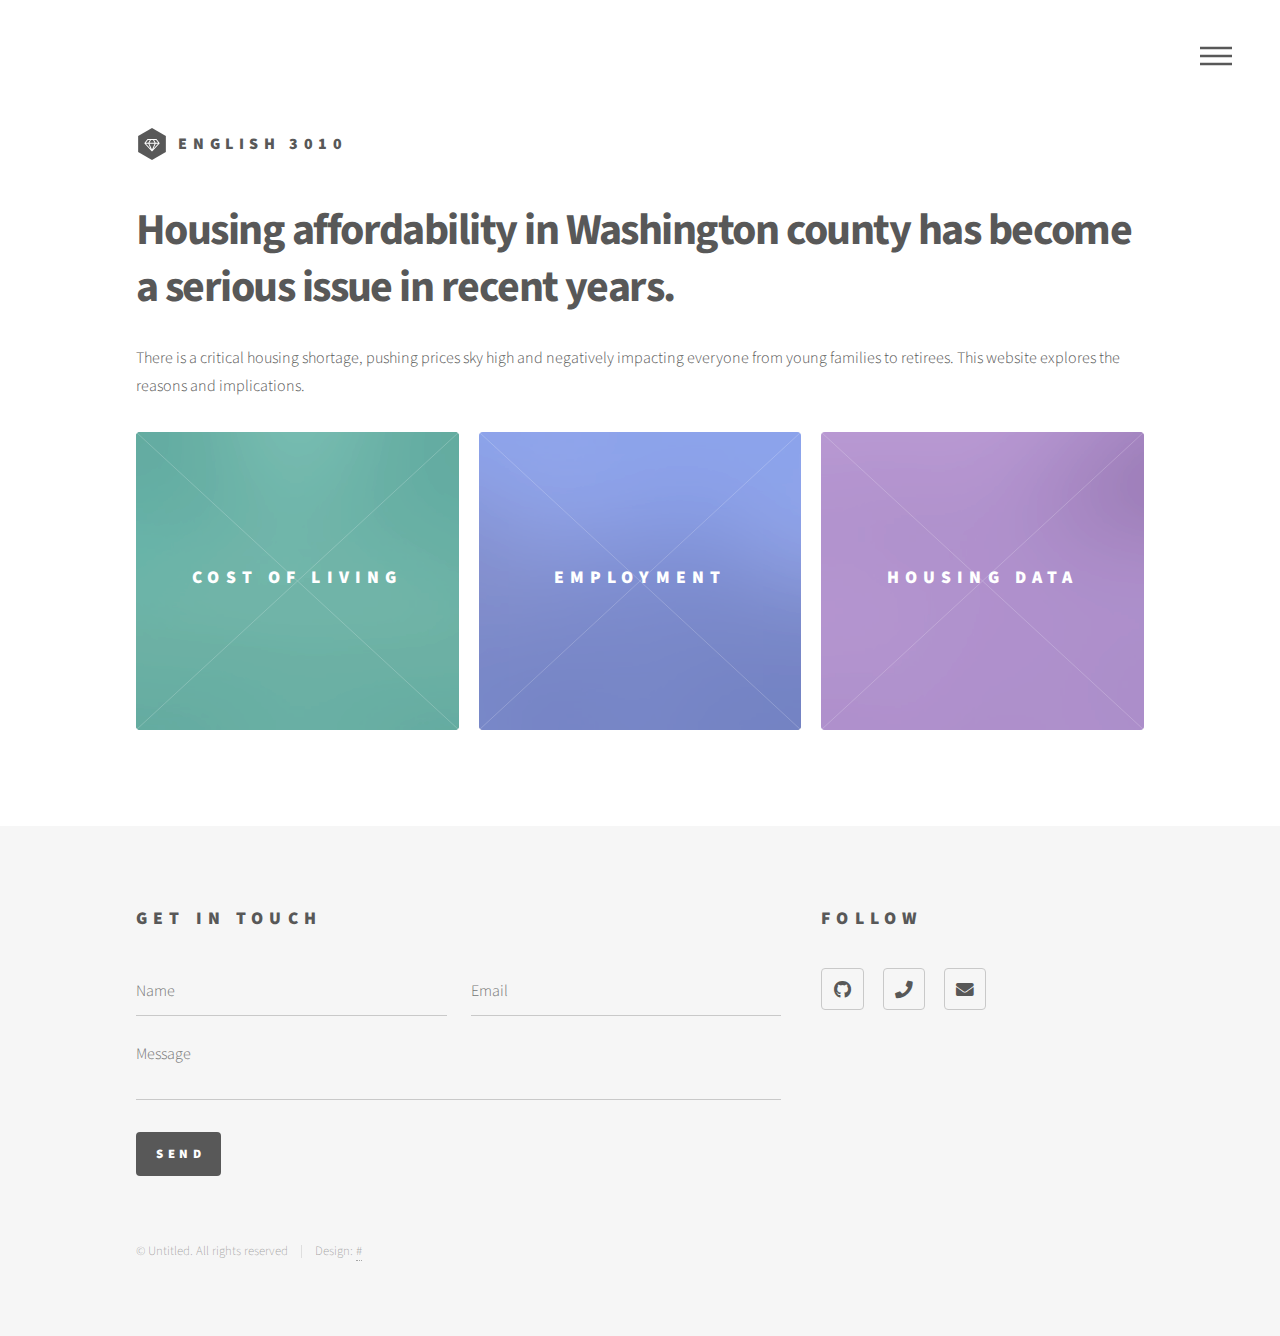
<file: index.html>
<!DOCTYPE HTML>

<html>
	<head>
		<title>English 3010 Portfolio 3</title>
		<meta charset="utf-8" />
		<meta name="viewport" content="width=device-width, initial-scale=1, user-scalable=no" />
		<link rel="stylesheet" href="assets/css/main.css" />
		<noscript><link rel="stylesheet" href="assets/css/noscript.css" /></noscript>
	</head>
	<body class="is-preload">
		<!-- Wrapper -->
			<div id="wrapper">

				<!-- Header -->
					<header id="header">
						<div class="inner">

							<!-- Logo -->
								<a href="index.html" class="logo">
									<span class="symbol"><img src="images/logo.svg" alt="" /></span><span class="title">English 3010</span>
								</a>

							<!-- Nav -->
								<nav>
									<ul>
										<li><a href="#menu">Menu</a></li>
									</ul>
								</nav>

						</div>
					</header>

				<!-- Menu -->
					<nav id="menu">
						<h2>Menu</h2>
						<ul>
							<li><a href="index.html">Home</a></li>
							<li><a href="https://www.redfin.com">Find a Home</a></li>
							<li><a href="https://www.rent.com">Find an Rental</a></li>


						</ul>
					</nav>

				<!-- Main -->
					<div id="main">
						<div class="inner">
							<header>
								<h1>Housing affordability in Washington county has become a serious issue in recent years.</h1>
								<p>There is a critical housing shortage, pushing prices sky high and negatively impacting everyone from young families to retirees. This website explores the reasons and implications.</p>
							</header>
							<section class="tiles">
								
							
								<article class="style3">
									<span class="image">
										<img src="images/pic03.jpg" alt="" />
									</span>
									<a href="costOfLiving.html">
										<h2>Cost of Living</h2>
										<div class="content">
											<p>Information about the cost of living in Washington County, Utah</p>
										</div>
									</a>
								</article>
							
								<article class="style6">
									<span class="image">
										<img src="images/pic06.jpg" alt="" />
									</span>
									<a href="employment.html">
										<h2>Employment</h2> 
										<div class="content">
											<p>Information about employment in Washington County, Utah</p>
										</div>
									</a>
								</article>
								<article class="style5">
									<span class="image">
										<img src="images/pic05.jpg" alt="" />
									</span>
									<a href="Housing_Data.html">
										<h2>Housing Data</h2>
										<div class="content">
											<p>Information about housing data in Washington County, Utah</p>
										</div>
									</a>
								</article>
							</section>
						</div>
					</div>

				<!-- Footer -->
					<footer id="footer">
						<div class="inner">
							<section>
								<h2>Get in touch</h2>
								<form method="post" action="#">
									<div class="fields">
										<div class="field half">
											<input type="text" name="name" id="name" placeholder="Name" />
										</div>
										<div class="field half">
											<input type="email" name="email" id="email" placeholder="Email" />
										</div>
										<div class="field">
											<textarea name="message" id="message" placeholder="Message"></textarea>
										</div>
									</div>
									<ul class="actions">
										<li><input type="submit" value="Send" class="primary" /></li>
									</ul>
								</form>
							</section>
							<section>
								<h2>Follow</h2>
								<ul class="icons">
									<li><a href="https://github.com/keaux" class="icon brands style2 fa-github"><span class="label">GitHub</span></a></li>
									<li><a href="4356527777" class="icon solid style2 fa-phone"><span class="label">Phone</span></a></li>
									<li><a href="admissions@utahtech.edu" class="icon solid style2 fa-envelope"><span class="label">Email</span></a></li>
								</ul>
							</section>
							<ul class="copyright">
								<li>&copy; Untitled. All rights reserved</li><li>Design: <a href="#">#</a></li>
							</ul>
						</div>
					</footer>

			</div>

		<!-- Scripts -->
			<script src="assets/js/jquery.min.js"></script>
			<script src="assets/js/browser.min.js"></script>
			<script src="assets/js/breakpoints.min.js"></script>
			<script src="assets/js/util.js"></script>
			<script src="assets/js/main.js"></script>

	</body>
</html>
</file>
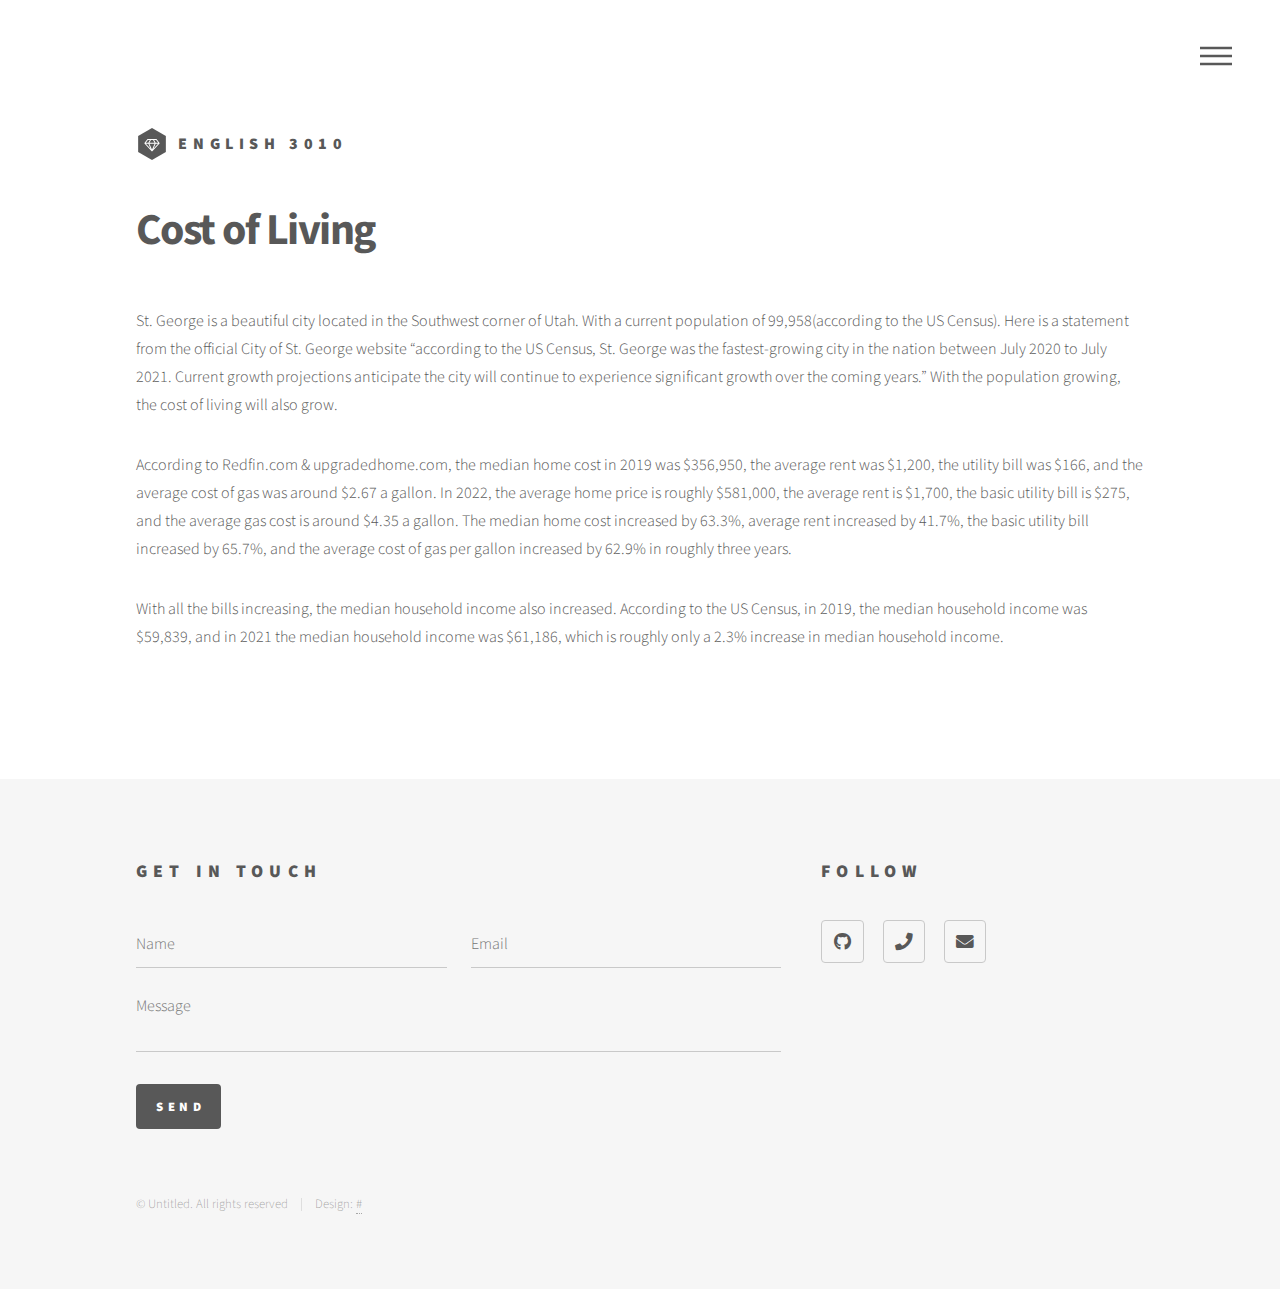
<file: costOfLiving.html>
<!DOCTYPE HTML>

<html>
	<head>
		<title>English 3010 Portfolio 3</title>
		<meta charset="utf-8" />
		<meta name="viewport" content="width=device-width, initial-scale=1, user-scalable=no" />
		<link rel="stylesheet" href="assets/css/main.css" />
		<noscript><link rel="stylesheet" href="../assets/css/noscript.css" /></noscript>
	</head>
	<body class="is-preload">
		<!-- Wrapper -->
			<div id="wrapper">

				<!-- Header -->
					<header id="header">
						<div class="inner">

							<!-- Logo -->
								<a href="index.html" class="logo">
									<span class="symbol"><img src="images/logo.svg" alt="" /></span><span class="title">English 3010</span>
								</a>

							<!-- Nav -->
								<nav>
									<ul>
										<li><a href="#menu">Menu</a></li>
									</ul>
								</nav>

						</div>
					</header>

				<!-- Menu -->
				<nav id="menu">
					<h2>Menu</h2>
					<ul>
						<li><a href="index.html">Home</a></li>
						<li><a href="https://www.redfin.com">Find a Home</a></li>
						<li><a href="https://www.rent.com">Find an Apartment</a></li>
					</ul>
				</nav>

				<!-- Main -->
					<div id="main">
						<div class="inner">
							<h1>Cost of Living</h1>
							
							<span class="image main"><div class="flourish-embed" data-src="story/1735383"><script src="https://public.flourish.studio/resources/embed.js"></script></div></span>
							<p>St. George is a beautiful city located in the Southwest corner of Utah. With a current population of 99,958(according to the US Census). Here is a statement from the official City of St. George website “according to the US Census, St. George was the fastest-growing city in the nation between July 2020 to July 2021. Current growth projections anticipate the city will continue to experience significant growth over the coming years.” With the population growing, the cost of living will also grow. </p>
							<p>According to Redfin.com & upgradedhome.com, the median home cost in 2019 was $356,950, the average rent was $1,200, the utility bill was $166, and the average cost of gas was around $2.67 a gallon. In 2022, the average home price is roughly $581,000, the average rent is $1,700, the basic utility bill is $275, and the average gas cost is around $4.35 a gallon. The median home cost increased by 63.3%, average rent increased by 41.7%, the basic utility bill increased by 65.7%, and the average cost of gas per gallon increased by 62.9% in roughly three years. </p>
							<p>With all the bills increasing, the median household income also increased. According to the US Census, in 2019, the median household income was $59,839, and in 2021 the median household income was $61,186, which is roughly only a 2.3% increase in median household income. </p>
						</div>
					</div>

				<!-- Footer -->
					<footer id="footer">
						<div class="inner">
							<section>
								<h2>Get in touch</h2>
								<form method="post" action="#">
									<div class="fields">
										<div class="field half">
											<input type="text" name="name" id="name" placeholder="Name" />
										</div>
										<div class="field half">
											<input type="email" name="email" id="email" placeholder="Email" />
										</div>
										<div class="field">
											<textarea name="message" id="message" placeholder="Message"></textarea>
										</div>
									</div>
									<ul class="actions">
										<li><input type="submit" value="Send" class="primary" /></li>
									</ul>
								</form>
							</section>
							<section>
								<h2>Follow</h2>
								<ul class="icons">
									<li><a href="https://github.com/keaux" class="icon brands style2 fa-github"><span class="label">GitHub</span></a></li>
									<li><a href="4356527777" class="icon solid style2 fa-phone"><span class="label">Phone</span></a></li>
									<li><a href="admissions@utahtech.edu" class="icon solid style2 fa-envelope"><span class="label">Email</span></a></li>
								</ul>
							</section>
							<ul class="copyright">
								<li>&copy; Untitled. All rights reserved</li><li>Design: <a href="#">#</a></li>
							</ul>
						</div>
					</footer>

			</div>

		<!-- Scripts -->
			<script src="assets/js/jquery.min.js"></script>
			<script src="assets/js/browser.min.js"></script>
			<script src="assets/js/breakpoints.min.js"></script>
			<script src="assets/js/util.js"></script>
			<script src="assets/js/main.js"></script>

	</body>
</html>
</file>
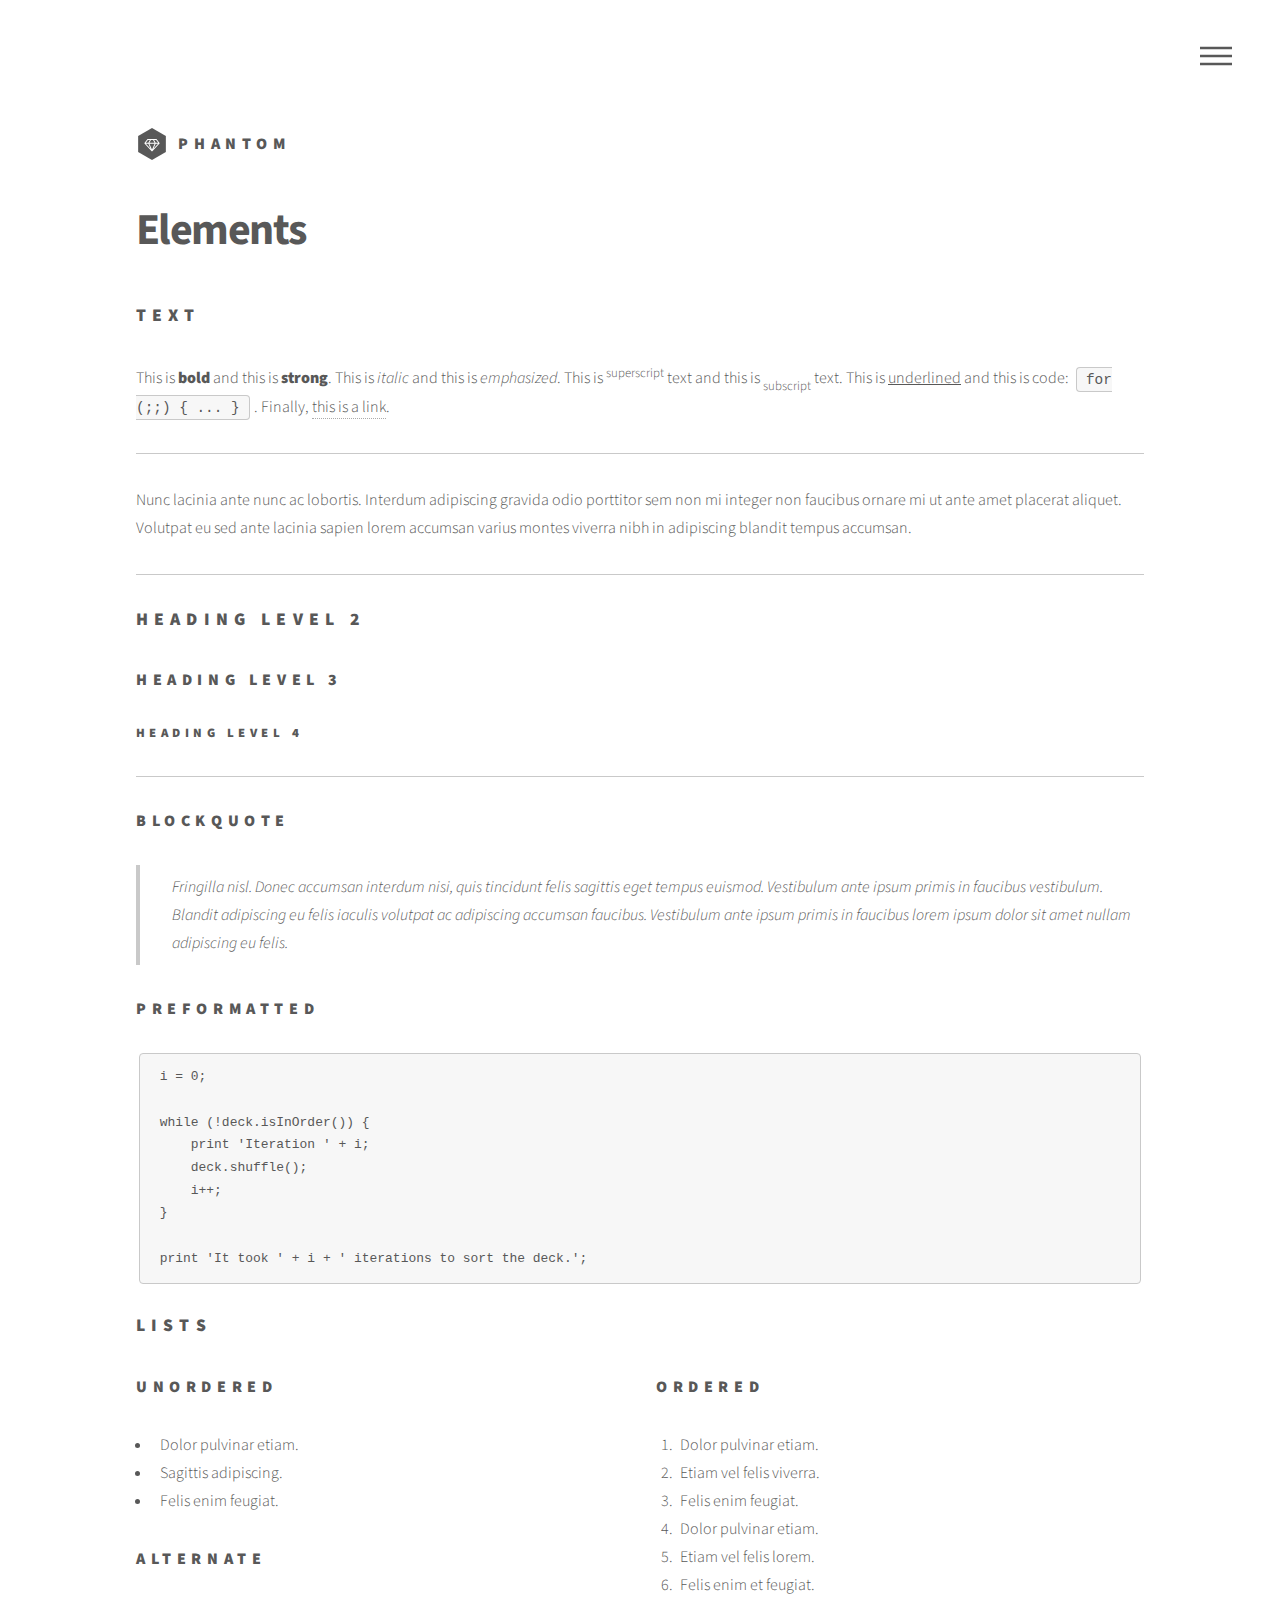
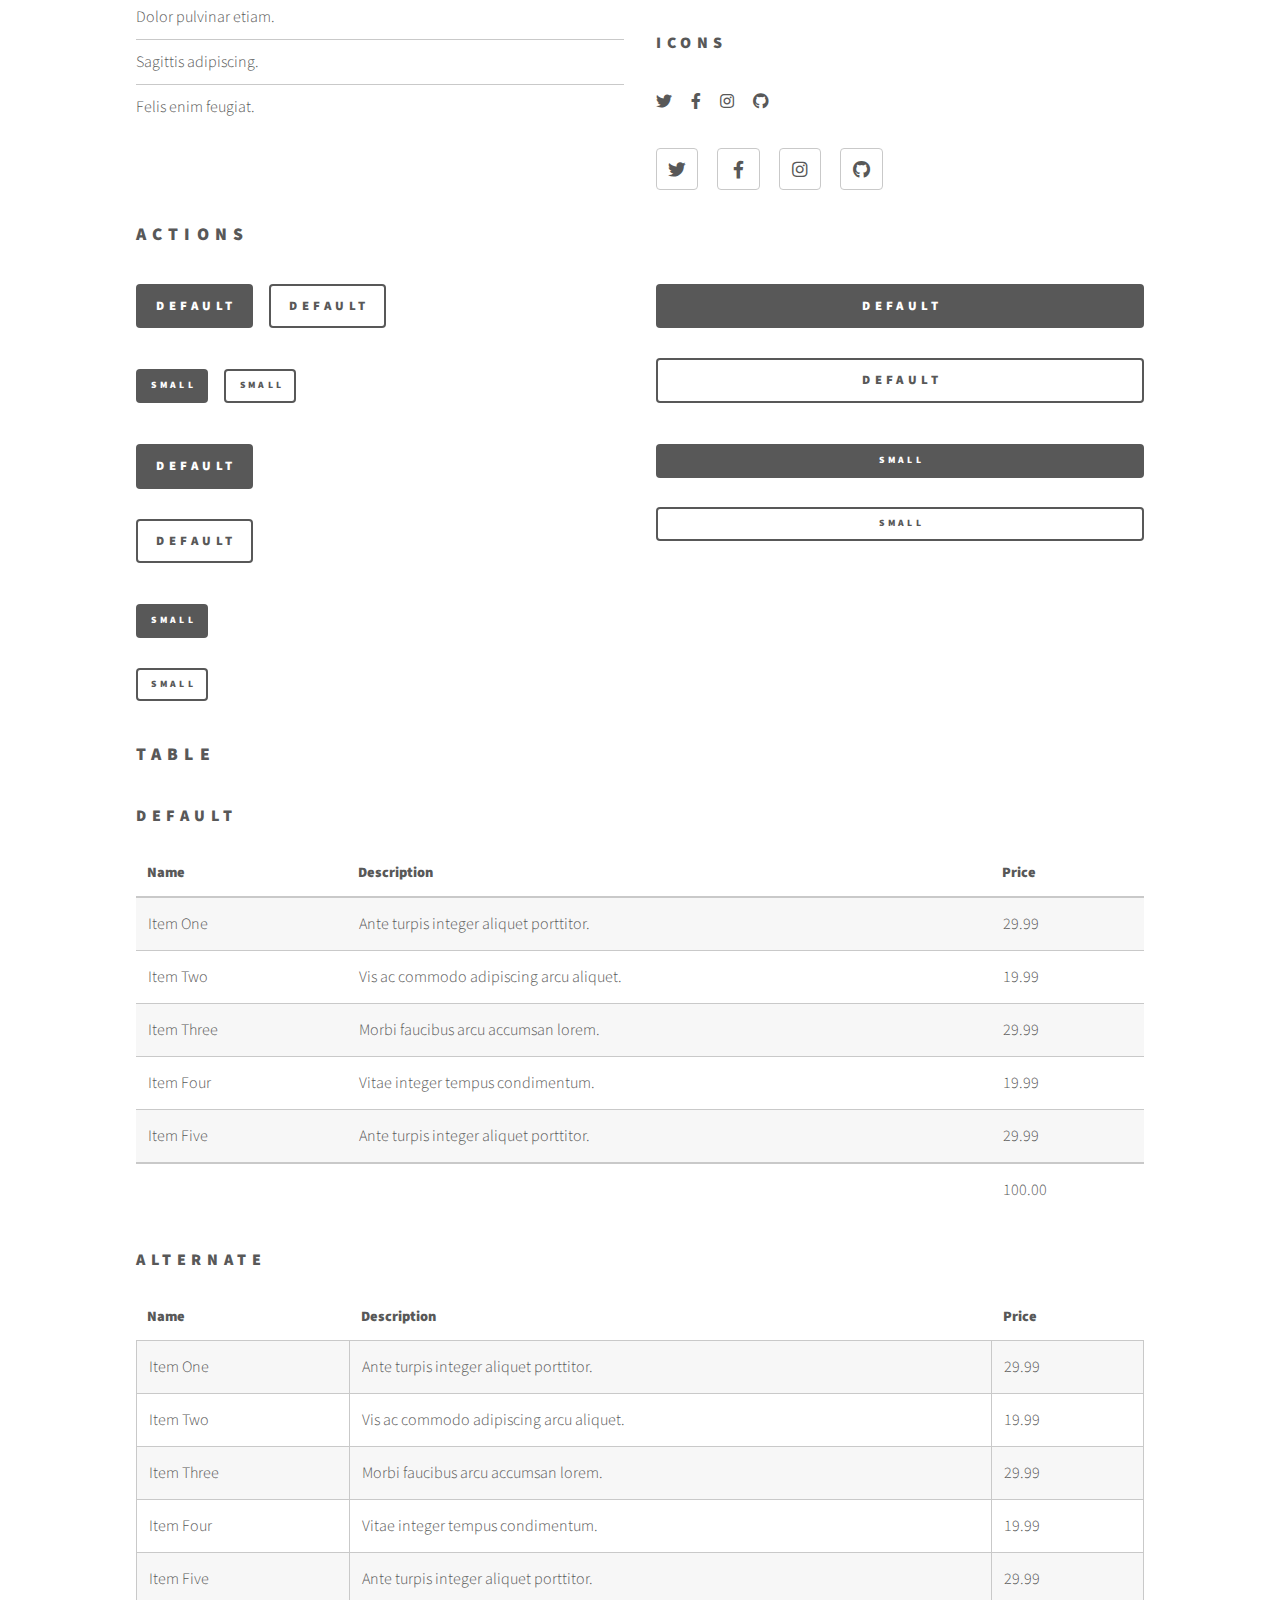
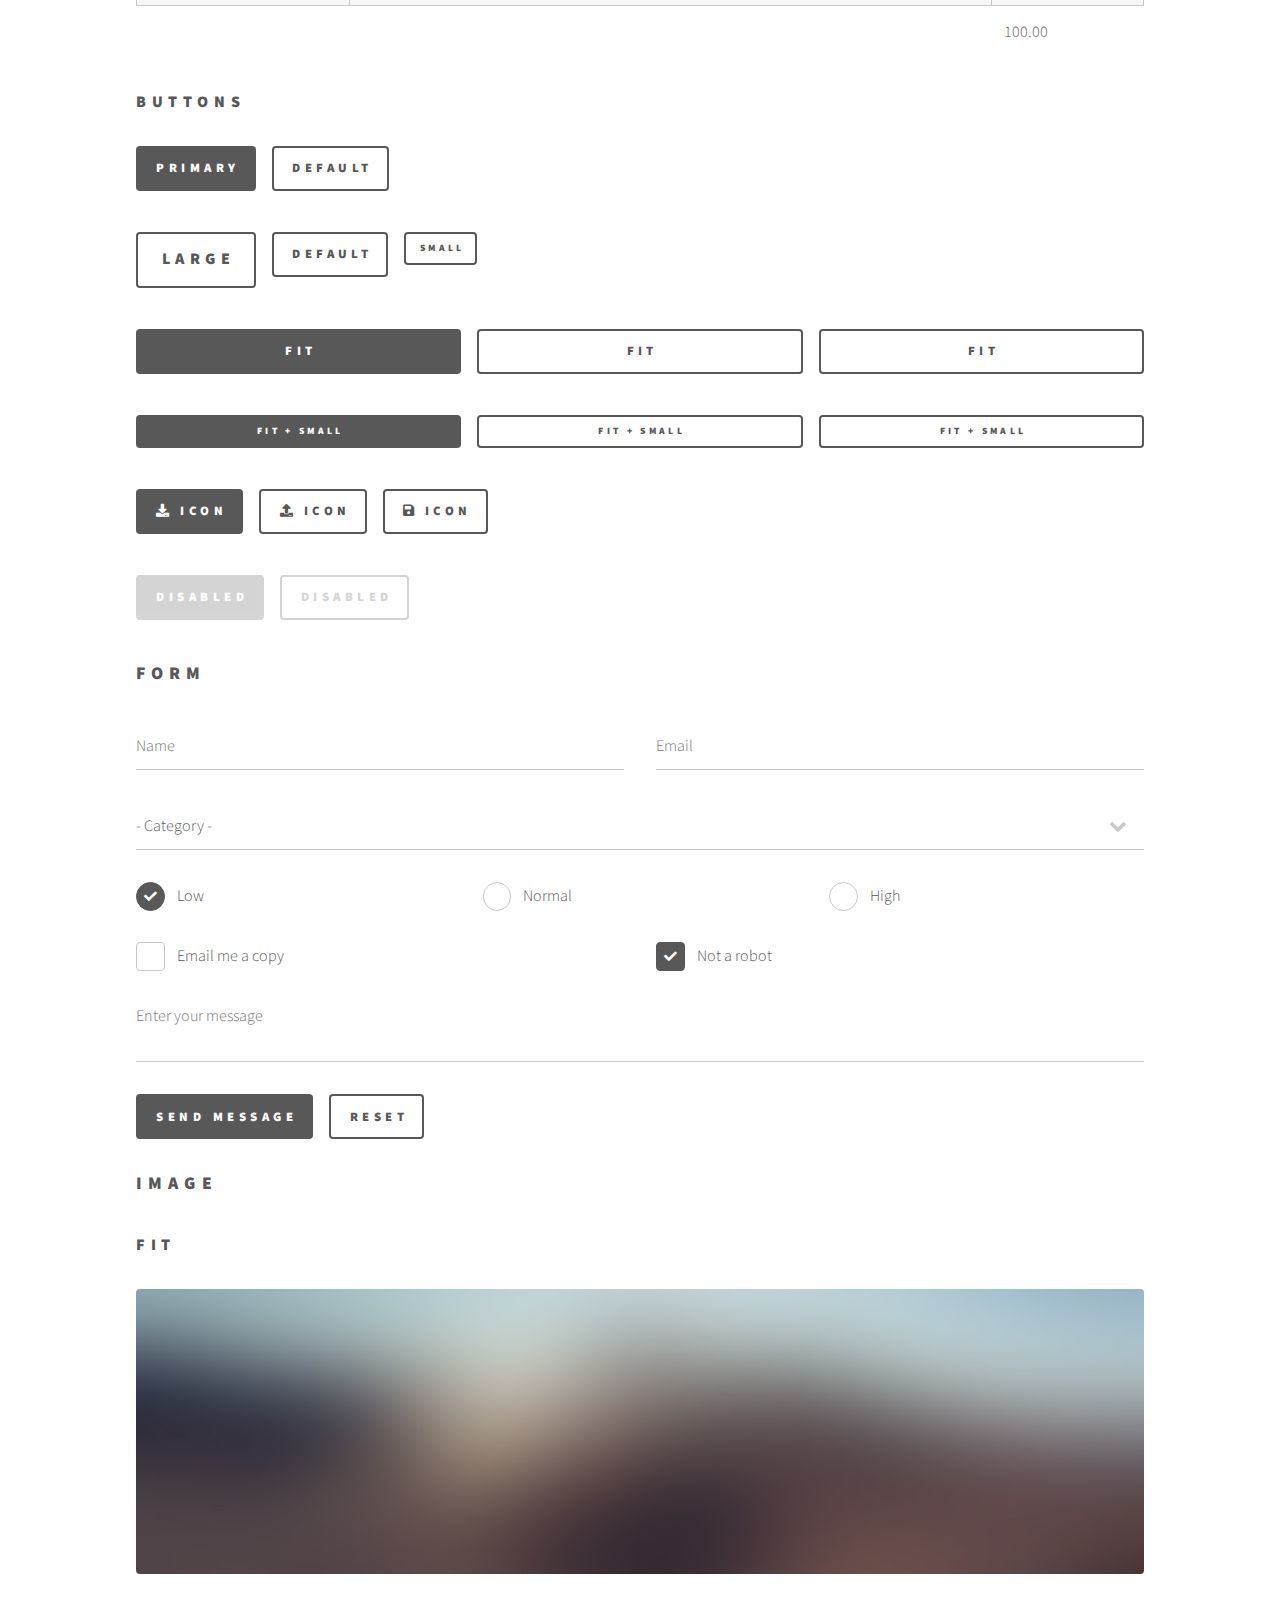
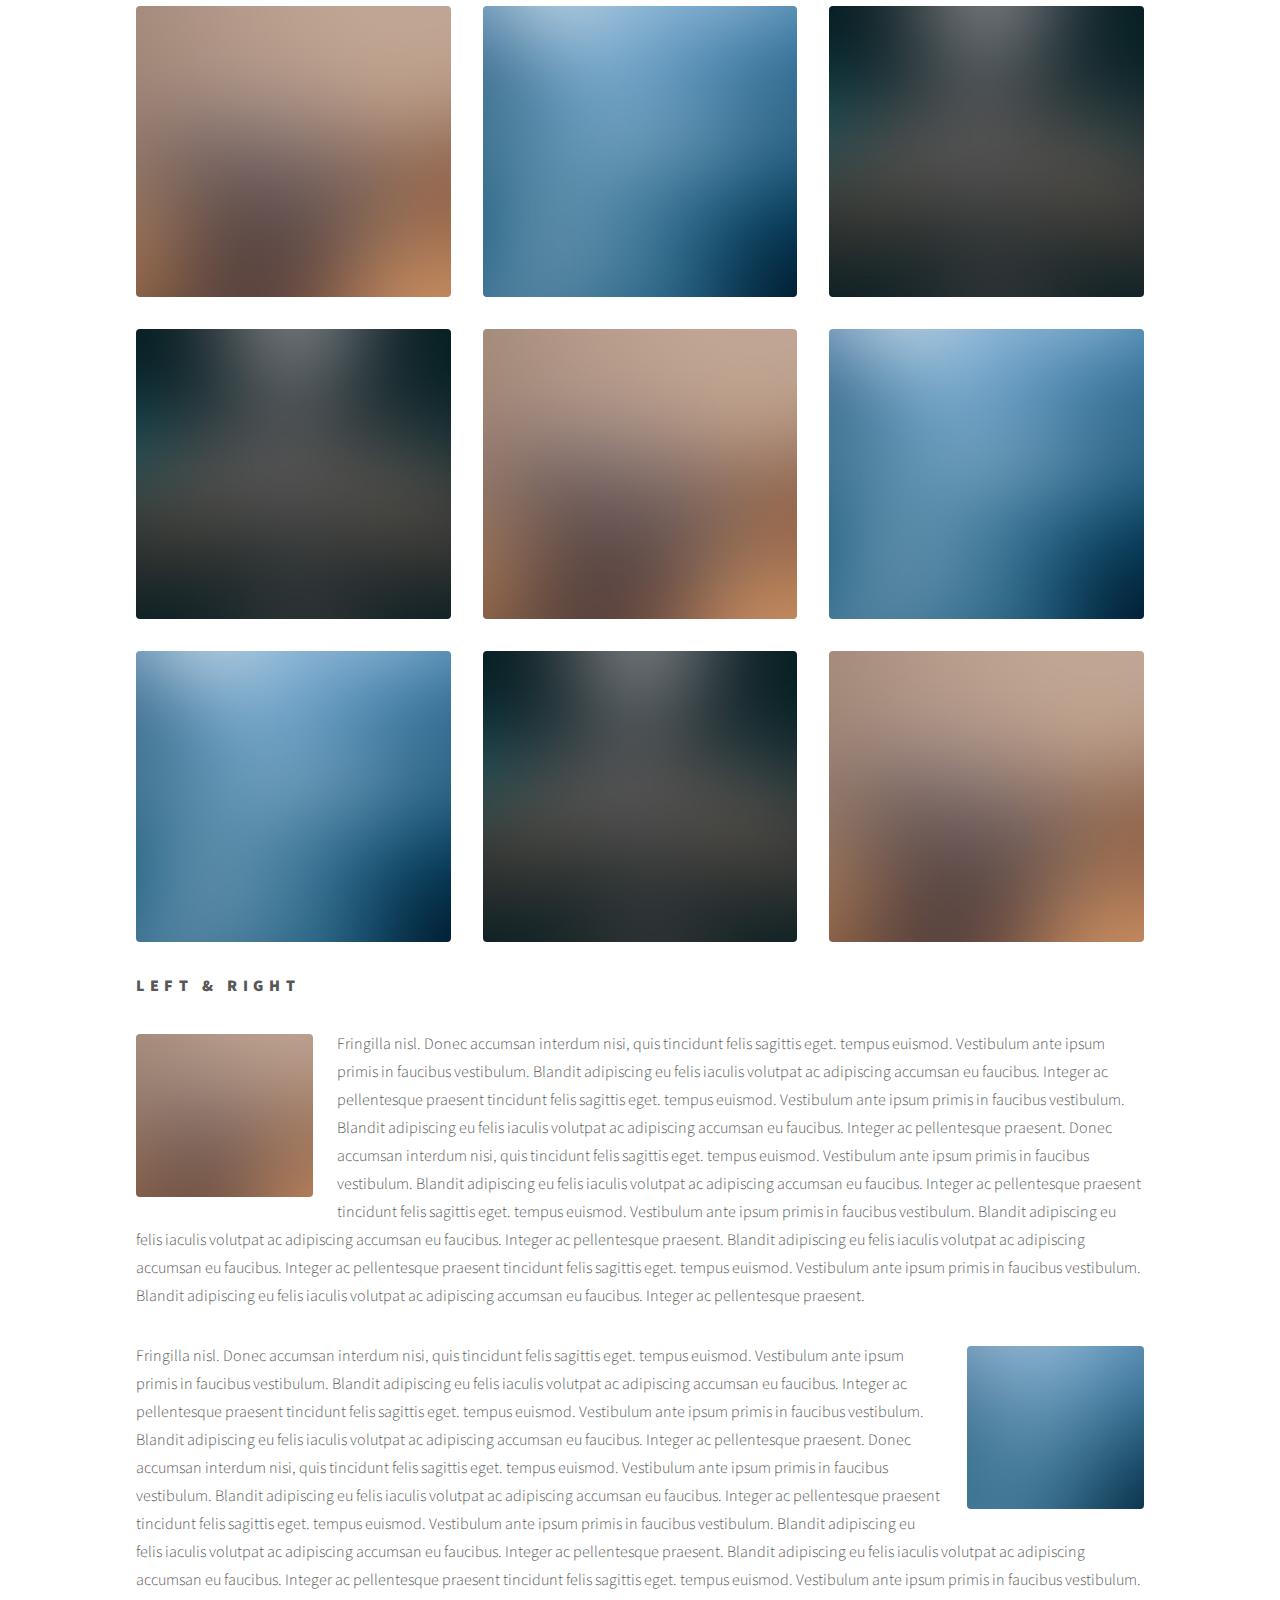
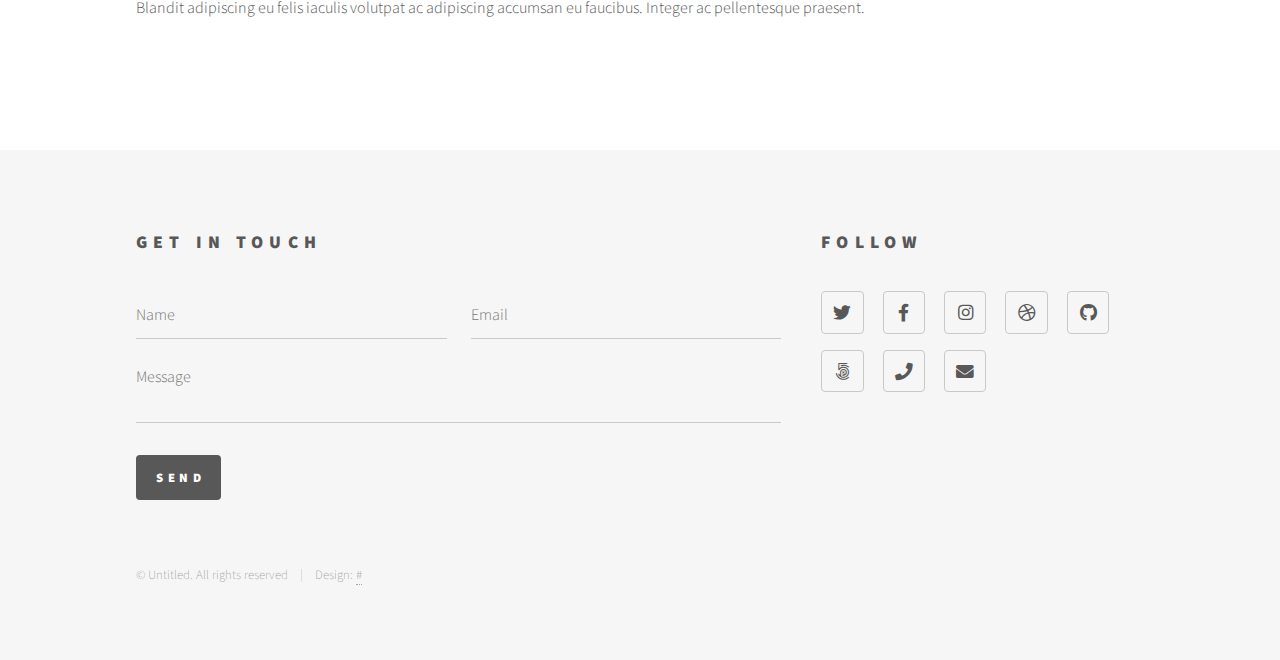
<file: elements.html>
<!DOCTYPE HTML>

<html>
	<head>
		<title>Elements - Phantom by HTML5 UP</title>
		<meta charset="utf-8" />
		<meta name="viewport" content="width=device-width, initial-scale=1, user-scalable=no" />
		<link rel="stylesheet" href="assets/css/main.css" />
		<noscript><link rel="stylesheet" href="assets/css/noscript.css" /></noscript>
	</head>
	<body class="is-preload">
		<!-- Wrapper -->
			<div id="wrapper">

				<!-- Header -->
					<header id="header">
						<div class="inner">

							<!-- Logo -->
								<a href="index.html" class="logo">
									<span class="symbol"><img src="images/logo.svg" alt="" /></span><span class="title">Phantom</span>
								</a>

							<!-- Nav -->
								<nav>
									<ul>
										<li><a href="#menu">Menu</a></li>
									</ul>
								</nav>

						</div>
					</header>

				<!-- Menu -->
					<nav id="menu">
						<h2>Menu</h2>
						<ul>
							<li><a href="index.html">Home</a></li>
							<li><a href="generic.html">Ipsum veroeros</a></li>
							<li><a href="generic.html">Tempus etiam</a></li>
							<li><a href="generic.html">Consequat dolor</a></li>
							<li><a href="elements.html">Elements</a></li>
						</ul>
					</nav>

				<!-- Main -->
					<div id="main">
						<div class="inner">
							<h1>Elements</h1>

							<!-- Text -->
								<section>
									<h2>Text</h2>
									<p>This is <b>bold</b> and this is <strong>strong</strong>. This is <i>italic</i> and this is <em>emphasized</em>.
									This is <sup>superscript</sup> text and this is <sub>subscript</sub> text.
									This is <u>underlined</u> and this is code: <code>for (;;) { ... }</code>. Finally, <a href="#">this is a link</a>.</p>
									<hr />
									<p>Nunc lacinia ante nunc ac lobortis. Interdum adipiscing gravida odio porttitor sem non mi integer non faucibus ornare mi ut ante amet placerat aliquet. Volutpat eu sed ante lacinia sapien lorem accumsan varius montes viverra nibh in adipiscing blandit tempus accumsan.</p>
									<hr />
									<h2>Heading Level 2</h2>
									<h3>Heading Level 3</h3>
									<h4>Heading Level 4</h4>
									<hr />
									<h3>Blockquote</h3>
									<blockquote>Fringilla nisl. Donec accumsan interdum nisi, quis tincidunt felis sagittis eget tempus euismod. Vestibulum ante ipsum primis in faucibus vestibulum. Blandit adipiscing eu felis iaculis volutpat ac adipiscing accumsan faucibus. Vestibulum ante ipsum primis in faucibus lorem ipsum dolor sit amet nullam adipiscing eu felis.</blockquote>
									<h3>Preformatted</h3>
									<pre><code>i = 0;

while (!deck.isInOrder()) {
    print 'Iteration ' + i;
    deck.shuffle();
    i++;
}

print 'It took ' + i + ' iterations to sort the deck.';</code></pre>
								</section>

							<!-- Lists -->
								<section>
									<h2>Lists</h2>
									<div class="row">
										<div class="col-6 col-12-medium">
											<h3>Unordered</h3>
											<ul>
												<li>Dolor pulvinar etiam.</li>
												<li>Sagittis adipiscing.</li>
												<li>Felis enim feugiat.</li>
											</ul>
											<h3>Alternate</h3>
											<ul class="alt">
												<li>Dolor pulvinar etiam.</li>
												<li>Sagittis adipiscing.</li>
												<li>Felis enim feugiat.</li>
											</ul>
										</div>
										<div class="col-6 col-12-medium">
											<h3>Ordered</h3>
											<ol>
												<li>Dolor pulvinar etiam.</li>
												<li>Etiam vel felis viverra.</li>
												<li>Felis enim feugiat.</li>
												<li>Dolor pulvinar etiam.</li>
												<li>Etiam vel felis lorem.</li>
												<li>Felis enim et feugiat.</li>
											</ol>
											<h3>Icons</h3>
											<ul class="icons">
												<li><a href="#" class="icon brands style1 fa-twitter"><span class="label">Twitter</span></a></li>
												<li><a href="#" class="icon brands style1 fa-facebook-f"><span class="label">Facebook</span></a></li>
												<li><a href="#" class="icon brands style1 fa-instagram"><span class="label">Instagram</span></a></li>
												<li><a href="#" class="icon brands style1 fa-github"><span class="label">Github</span></a></li>
											</ul>
											<ul class="icons">
												<li><a href="#" class="icon brands style2 fa-twitter"><span class="label">Twitter</span></a></li>
												<li><a href="#" class="icon brands style2 fa-facebook-f"><span class="label">Facebook</span></a></li>
												<li><a href="#" class="icon brands style2 fa-instagram"><span class="label">Instagram</span></a></li>
												<li><a href="#" class="icon brands style2 fa-github"><span class="label">Github</span></a></li>
											</ul>
										</div>
									</div>
									<h2>Actions</h2>
									<div class="row">
										<div class="col-6 col-12-medium">
											<ul class="actions">
												<li><a href="#" class="button primary">Default</a></li>
												<li><a href="#" class="button">Default</a></li>
											</ul>
											<ul class="actions small">
												<li><a href="#" class="button primary small">Small</a></li>
												<li><a href="#" class="button small">Small</a></li>
											</ul>
											<ul class="actions stacked">
												<li><a href="#" class="button primary">Default</a></li>
												<li><a href="#" class="button">Default</a></li>
											</ul>
											<ul class="actions stacked">
												<li><a href="#" class="button primary small">Small</a></li>
												<li><a href="#" class="button small">Small</a></li>
											</ul>
										</div>
										<div class="col-6 col-12-medium">
											<ul class="actions stacked">
												<li><a href="#" class="button primary fit">Default</a></li>
												<li><a href="#" class="button fit">Default</a></li>
											</ul>
											<ul class="actions stacked">
												<li><a href="#" class="button primary small fit">Small</a></li>
												<li><a href="#" class="button small fit">Small</a></li>
											</ul>
										</div>
									</div>
								</section>

							<!-- Table -->
								<section>
									<h2>Table</h2>
									<h3>Default</h3>
									<div class="table-wrapper">
										<table>
											<thead>
												<tr>
													<th>Name</th>
													<th>Description</th>
													<th>Price</th>
												</tr>
											</thead>
											<tbody>
												<tr>
													<td>Item One</td>
													<td>Ante turpis integer aliquet porttitor.</td>
													<td>29.99</td>
												</tr>
												<tr>
													<td>Item Two</td>
													<td>Vis ac commodo adipiscing arcu aliquet.</td>
													<td>19.99</td>
												</tr>
												<tr>
													<td>Item Three</td>
													<td> Morbi faucibus arcu accumsan lorem.</td>
													<td>29.99</td>
												</tr>
												<tr>
													<td>Item Four</td>
													<td>Vitae integer tempus condimentum.</td>
													<td>19.99</td>
												</tr>
												<tr>
													<td>Item Five</td>
													<td>Ante turpis integer aliquet porttitor.</td>
													<td>29.99</td>
												</tr>
											</tbody>
											<tfoot>
												<tr>
													<td colspan="2"></td>
													<td>100.00</td>
												</tr>
											</tfoot>
										</table>
									</div>

									<h3>Alternate</h3>
									<div class="table-wrapper">
										<table class="alt">
											<thead>
												<tr>
													<th>Name</th>
													<th>Description</th>
													<th>Price</th>
												</tr>
											</thead>
											<tbody>
												<tr>
													<td>Item One</td>
													<td>Ante turpis integer aliquet porttitor.</td>
													<td>29.99</td>
												</tr>
												<tr>
													<td>Item Two</td>
													<td>Vis ac commodo adipiscing arcu aliquet.</td>
													<td>19.99</td>
												</tr>
												<tr>
													<td>Item Three</td>
													<td> Morbi faucibus arcu accumsan lorem.</td>
													<td>29.99</td>
												</tr>
												<tr>
													<td>Item Four</td>
													<td>Vitae integer tempus condimentum.</td>
													<td>19.99</td>
												</tr>
												<tr>
													<td>Item Five</td>
													<td>Ante turpis integer aliquet porttitor.</td>
													<td>29.99</td>
												</tr>
											</tbody>
											<tfoot>
												<tr>
													<td colspan="2"></td>
													<td>100.00</td>
												</tr>
											</tfoot>
										</table>
									</div>
								</section>

							<!-- Buttons -->
								<section>
									<h3>Buttons</h3>
									<ul class="actions">
										<li><a href="#" class="button primary">Primary</a></li>
										<li><a href="#" class="button">Default</a></li>
									</ul>
									<ul class="actions">
										<li><a href="#" class="button large">Large</a></li>
										<li><a href="#" class="button">Default</a></li>
										<li><a href="#" class="button small">Small</a></li>
									</ul>
									<ul class="actions fit">
										<li><a href="#" class="button primary fit">Fit</a></li>
										<li><a href="#" class="button fit">Fit</a></li>
										<li><a href="#" class="button fit">Fit</a></li>
									</ul>
									<ul class="actions fit small">
										<li><a href="#" class="button primary fit small">Fit + Small</a></li>
										<li><a href="#" class="button fit small">Fit + Small</a></li>
										<li><a href="#" class="button fit small">Fit + Small</a></li>
									</ul>
									<ul class="actions">
										<li><a href="#" class="button primary icon solid fa-download">Icon</a></li>
										<li><a href="#" class="button icon solid fa-upload">Icon</a></li>
										<li><a href="#" class="button icon solid fa-save">Icon</a></li>
									</ul>
									<ul class="actions">
										<li><span class="button primary disabled">Disabled</span></li>
										<li><span class="button disabled">Disabled</span></li>
									</ul>
								</section>

							<!-- Form -->
								<section>
									<h2>Form</h2>
									<form method="post" action="#">
										<div class="row gtr-uniform">
											<div class="col-6 col-12-xsmall">
												<input type="text" name="demo-name" id="demo-name" value="" placeholder="Name" />
											</div>
											<div class="col-6 col-12-xsmall">
												<input type="email" name="demo-email" id="demo-email" value="" placeholder="Email" />
											</div>
											<div class="col-12">
												<select name="demo-category" id="demo-category">
													<option value="">- Category -</option>
													<option value="1">Manufacturing</option>
													<option value="1">Shipping</option>
													<option value="1">Administration</option>
													<option value="1">Human Resources</option>
												</select>
											</div>
											<div class="col-4 col-12-small">
												<input type="radio" id="demo-priority-low" name="demo-priority" checked>
												<label for="demo-priority-low">Low</label>
											</div>
											<div class="col-4 col-12-small">
												<input type="radio" id="demo-priority-normal" name="demo-priority">
												<label for="demo-priority-normal">Normal</label>
											</div>
											<div class="col-4 col-12-small">
												<input type="radio" id="demo-priority-high" name="demo-priority">
												<label for="demo-priority-high">High</label>
											</div>
											<div class="col-6 col-12-small">
												<input type="checkbox" id="demo-copy" name="demo-copy">
												<label for="demo-copy">Email me a copy</label>
											</div>
											<div class="col-6 col-12-small">
												<input type="checkbox" id="demo-human" name="demo-human" checked>
												<label for="demo-human">Not a robot</label>
											</div>
											<div class="col-12">
												<textarea name="demo-message" id="demo-message" placeholder="Enter your message" rows="6"></textarea>
											</div>
											<div class="col-12">
												<ul class="actions">
													<li><input type="submit" value="Send Message" class="primary" /></li>
													<li><input type="reset" value="Reset" /></li>
												</ul>
											</div>
										</div>
									</form>
								</section>

							<!-- Image -->
								<section>
									<h2>Image</h2>
									<h3>Fit</h3>
									<div class="box alt">
										<div class="row gtr-uniform">
											<div class="col-12"><span class="image fit"><img src="images/pic13.jpg" alt="" /></span></div>
											<div class="col-4"><span class="image fit"><img src="images/pic01.jpg" alt="" /></span></div>
											<div class="col-4"><span class="image fit"><img src="images/pic02.jpg" alt="" /></span></div>
											<div class="col-4"><span class="image fit"><img src="images/pic03.jpg" alt="" /></span></div>
											<div class="col-4"><span class="image fit"><img src="images/pic03.jpg" alt="" /></span></div>
											<div class="col-4"><span class="image fit"><img src="images/pic01.jpg" alt="" /></span></div>
											<div class="col-4"><span class="image fit"><img src="images/pic02.jpg" alt="" /></span></div>
											<div class="col-4"><span class="image fit"><img src="images/pic02.jpg" alt="" /></span></div>
											<div class="col-4"><span class="image fit"><img src="images/pic03.jpg" alt="" /></span></div>
											<div class="col-4"><span class="image fit"><img src="images/pic01.jpg" alt="" /></span></div>
										</div>
									</div>
									<h3>Left &amp; Right</h3>
									<p><span class="image left"><img src="images/pic14.jpg" alt="" /></span>Fringilla nisl. Donec accumsan interdum nisi, quis tincidunt felis sagittis eget. tempus euismod. Vestibulum ante ipsum primis in faucibus vestibulum. Blandit adipiscing eu felis iaculis volutpat ac adipiscing accumsan eu faucibus. Integer ac pellentesque praesent tincidunt felis sagittis eget. tempus euismod. Vestibulum ante ipsum primis in faucibus vestibulum. Blandit adipiscing eu felis iaculis volutpat ac adipiscing accumsan eu faucibus. Integer ac pellentesque praesent. Donec accumsan interdum nisi, quis tincidunt felis sagittis eget. tempus euismod. Vestibulum ante ipsum primis in faucibus vestibulum. Blandit adipiscing eu felis iaculis volutpat ac adipiscing accumsan eu faucibus. Integer ac pellentesque praesent tincidunt felis sagittis eget. tempus euismod. Vestibulum ante ipsum primis in faucibus vestibulum. Blandit adipiscing eu felis iaculis volutpat ac adipiscing accumsan eu faucibus. Integer ac pellentesque praesent. Blandit adipiscing eu felis iaculis volutpat ac adipiscing accumsan eu faucibus. Integer ac pellentesque praesent tincidunt felis sagittis eget. tempus euismod. Vestibulum ante ipsum primis in faucibus vestibulum. Blandit adipiscing eu felis iaculis volutpat ac adipiscing accumsan eu faucibus. Integer ac pellentesque praesent.</p>
									<p><span class="image right"><img src="images/pic15.jpg" alt="" /></span>Fringilla nisl. Donec accumsan interdum nisi, quis tincidunt felis sagittis eget. tempus euismod. Vestibulum ante ipsum primis in faucibus vestibulum. Blandit adipiscing eu felis iaculis volutpat ac adipiscing accumsan eu faucibus. Integer ac pellentesque praesent tincidunt felis sagittis eget. tempus euismod. Vestibulum ante ipsum primis in faucibus vestibulum. Blandit adipiscing eu felis iaculis volutpat ac adipiscing accumsan eu faucibus. Integer ac pellentesque praesent. Donec accumsan interdum nisi, quis tincidunt felis sagittis eget. tempus euismod. Vestibulum ante ipsum primis in faucibus vestibulum. Blandit adipiscing eu felis iaculis volutpat ac adipiscing accumsan eu faucibus. Integer ac pellentesque praesent tincidunt felis sagittis eget. tempus euismod. Vestibulum ante ipsum primis in faucibus vestibulum. Blandit adipiscing eu felis iaculis volutpat ac adipiscing accumsan eu faucibus. Integer ac pellentesque praesent. Blandit adipiscing eu felis iaculis volutpat ac adipiscing accumsan eu faucibus. Integer ac pellentesque praesent tincidunt felis sagittis eget. tempus euismod. Vestibulum ante ipsum primis in faucibus vestibulum. Blandit adipiscing eu felis iaculis volutpat ac adipiscing accumsan eu faucibus. Integer ac pellentesque praesent.</p>
								</section>

						</div>
					</div>

				<!-- Footer -->
					<footer id="footer">
						<div class="inner">
							<section>
								<h2>Get in touch</h2>
								<form method="post" action="#">
									<div class="fields">
										<div class="field half">
											<input type="text" name="name" id="name" placeholder="Name" />
										</div>
										<div class="field half">
											<input type="email" name="email" id="email" placeholder="Email" />
										</div>
										<div class="field">
											<textarea name="message" id="message" placeholder="Message"></textarea>
										</div>
									</div>
									<ul class="actions">
										<li><input type="submit" value="Send" class="primary" /></li>
									</ul>
								</form>
							</section>
							<section>
								<h2>Follow</h2>
								<ul class="icons">
									<li><a href="#" class="icon brands style2 fa-twitter"><span class="label">Twitter</span></a></li>
									<li><a href="#" class="icon brands style2 fa-facebook-f"><span class="label">Facebook</span></a></li>
									<li><a href="#" class="icon brands style2 fa-instagram"><span class="label">Instagram</span></a></li>
									<li><a href="#" class="icon brands style2 fa-dribbble"><span class="label">Dribbble</span></a></li>
									<li><a href="#" class="icon brands style2 fa-github"><span class="label">GitHub</span></a></li>
									<li><a href="#" class="icon brands style2 fa-500px"><span class="label">500px</span></a></li>
									<li><a href="#" class="icon solid style2 fa-phone"><span class="label">Phone</span></a></li>
									<li><a href="#" class="icon solid style2 fa-envelope"><span class="label">Email</span></a></li>
								</ul>
							</section>
							<ul class="copyright">
								<li>&copy; Untitled. All rights reserved</li><li>Design: <a href="#">#</a></li>
							</ul>
						</div>
					</footer>

			</div>

		<!-- Scripts -->
			<script src="assets/js/jquery.min.js"></script>
			<script src="assets/js/browser.min.js"></script>
			<script src="assets/js/breakpoints.min.js"></script>
			<script src="assets/js/util.js"></script>
			<script src="assets/js/main.js"></script>

	</body>
</html>
</file>
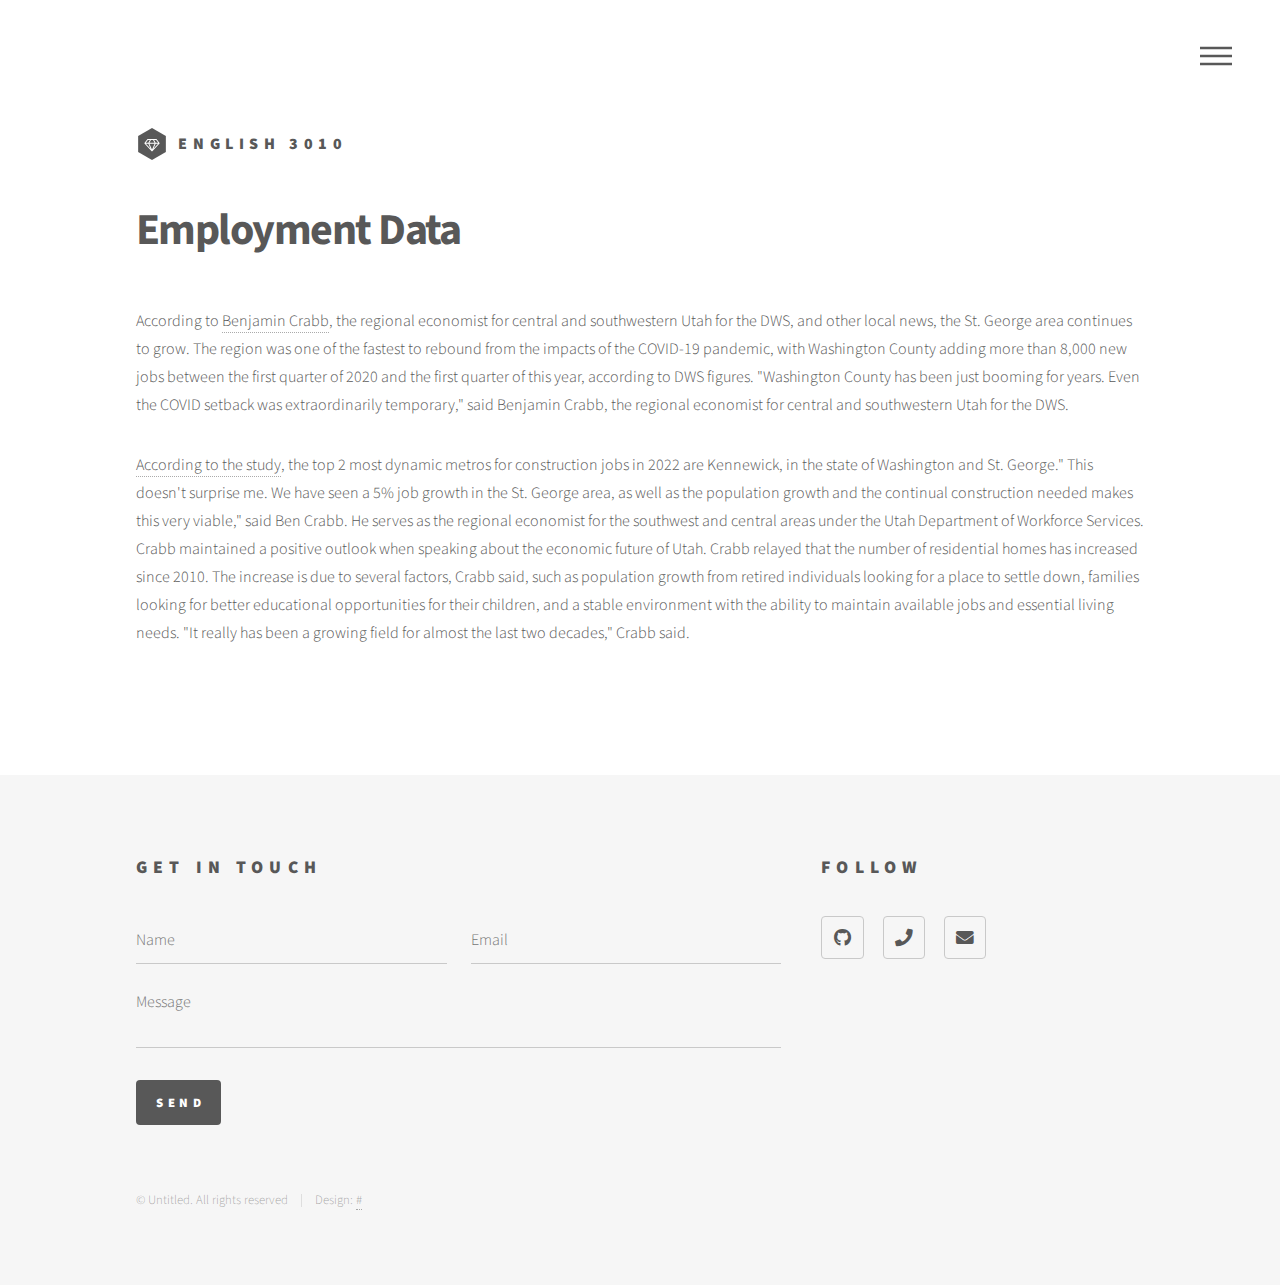
<file: employment.html>
<!DOCTYPE HTML>

<html>
	<head>
		<title>English 3010 Portfolio 3</title>
		<meta charset="utf-8" />
		<meta name="viewport" content="width=device-width, initial-scale=1, user-scalable=no" />
		<link rel="stylesheet" href="assets/css/main.css" />
		<noscript><link rel="stylesheet" href="assets/css/noscript.css" /></noscript>
	</head>
	<body class="is-preload">
		<!-- Wrapper -->
			<div id="wrapper">

				<!-- Header -->
					<header id="header">
						<div class="inner">

							<!-- Logo -->
								<a href="index.html" class="logo">
									<span class="symbol"><img src="images/logo.svg" alt="" /></span><span class="title">English 3010</span>
								</a>

							<!-- Nav -->
								<nav>
									<ul>
										<li><a href="#menu">Menu</a></li>
									</ul>
								</nav>

						</div>
					</header>

				<!-- Menu -->
				<nav id="menu">
					<h2>Menu</h2>
					<ul>
						<li><a href="index.html">Home</a></li>
						<li><a href="https://www.redfin.com">Find a Home</a></li>
						<li><a href="https://www.rent.com">Find an Apartment</a></li>

					</ul>
				</nav>

				<!-- Main -->
					<div id="main">
						<div class="inner">
							<h1>Employment Data</h1>
							
							<span class="image main"><div class="flourish-embed" data-src="story/1733424"><script src="https://public.flourish.studio/resources/embed.js"></script></div></span>
							<p>According to <a href="https://www.thespectrum.com/story/news/2022/09/02/inflation-housing-market-utah-job-growth-economy-employment/7959177001/"> Benjamin Crabb</a>,   the regional economist for central and southwestern Utah for the DWS, and other local news, the St. George area continues to grow. The region was one of the fastest to rebound from the impacts of the COVID-19 pandemic, with Washington County adding more than 8,000 new jobs between the first quarter of 2020 and the first quarter of this year, according to DWS figures. "Washington County has been just booming for years. Even the COVID setback was extraordinarily temporary," said Benjamin Crabb, the regional economist for central and southwestern Utah for the DWS. </p>
							<p> </p>

							<p>	<a href="https://www.stgeorgeutah.com/news/archive/2022/08/26/nky-st-george-ranks-in-top-2-within-nation-as-most-dynamic-metros-for-construction-jobs-while-unemployment-remains-low/#.Y2hDQXbMKUk">According to the study</a>, the top 2 most dynamic metros for construction jobs in 2022 are Kennewick, in the state of Washington and St. George." This doesn't surprise me. We have seen a 5% job growth in the St. George area, as well as the population growth and the continual construction needed makes this very viable," said Ben Crabb. He serves as the regional economist for the southwest and central areas under the Utah Department of Workforce Services. Crabb maintained a positive outlook when speaking about the economic future of Utah. Crabb relayed that the number of residential homes has increased since 2010. The increase is due to several factors, Crabb said, such as population growth from retired individuals looking for a place to settle down, families looking for better educational opportunities for their children, and a stable environment with the ability to maintain available jobs and essential living needs. "It really has been a growing field for almost the last two decades," Crabb said.</p>
								
								
						</div>
					</div>

				<!-- Footer -->
					<footer id="footer">
						<div class="inner">
							<section>
								<h2>Get in touch</h2>
								<form method="post" action="#">
									<div class="fields">
										<div class="field half">
											<input type="text" name="name" id="name" placeholder="Name" />
										</div>
										<div class="field half">
											<input type="email" name="email" id="email" placeholder="Email" />
										</div>
										<div class="field">
											<textarea name="message" id="message" placeholder="Message"></textarea>
										</div>
									</div>
									<ul class="actions">
										<li><input type="submit" value="Send" class="primary" /></li>
									</ul>
								</form>
							</section>
							<section>
								<h2>Follow</h2>
								<ul class="icons">
									<li><a href="https://github.com/keaux" class="icon brands style2 fa-github"><span class="label">GitHub</span></a></li>
									<li><a href="4356527777" class="icon solid style2 fa-phone"><span class="label">Phone</span></a></li>
									<li><a href="admissions@utahtech.edu" class="icon solid style2 fa-envelope"><span class="label">Email</span></a></li>
								</ul>
							</section>
							<ul class="copyright">
								<li>&copy; Untitled. All rights reserved</li><li>Design: <a href="#">#</a></li>
							</ul>
						</div>
					</footer>

			</div>

		<!-- Scripts -->
			<script src="assets/js/jquery.min.js"></script>
			<script src="assets/js/browser.min.js"></script>
			<script src="assets/js/breakpoints.min.js"></script>
			<script src="assets/js/util.js"></script>
			<script src="assets/js/main.js"></script>

	</body>
</html>
</file>
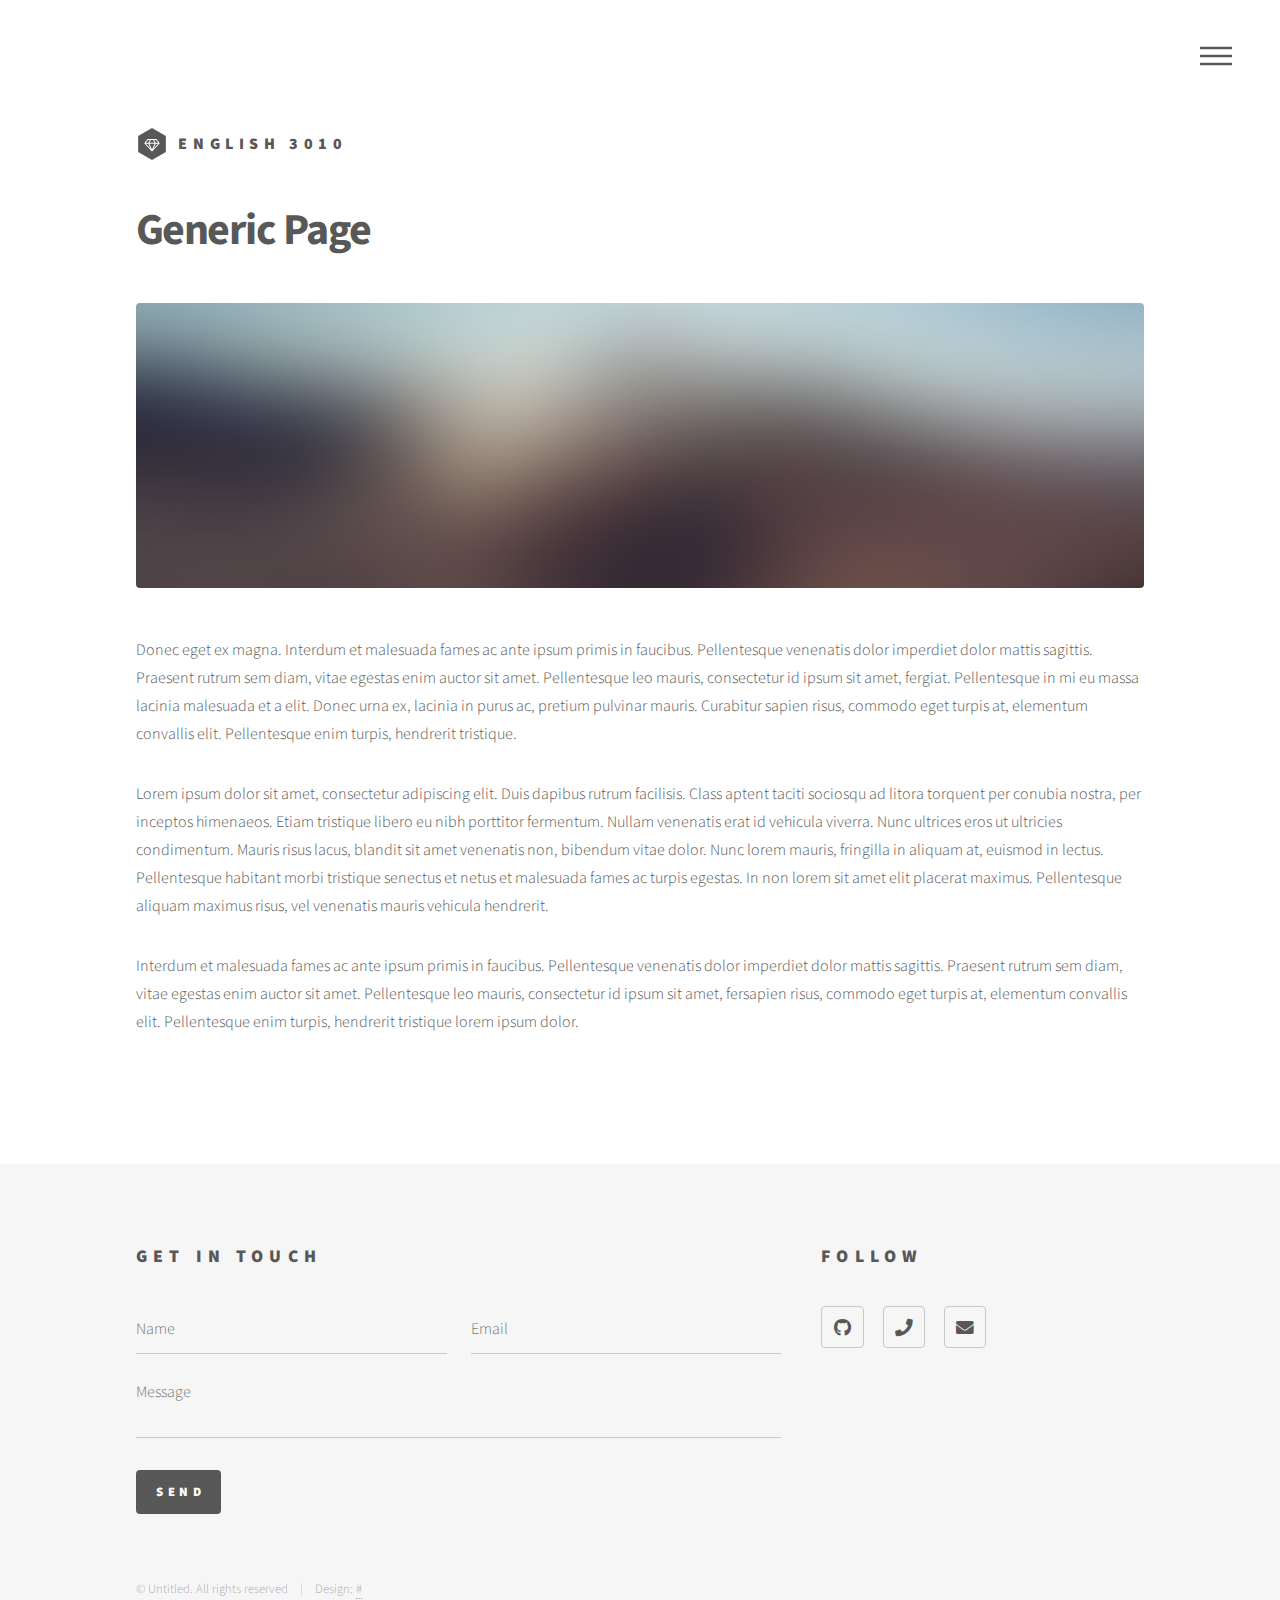
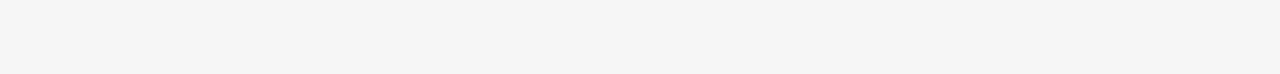
<file: generic.html>
<!DOCTYPE HTML>

<html>
	<head>
		<title>English 3010 Portfolio 3</title>
		<meta charset="utf-8" />
		<meta name="viewport" content="width=device-width, initial-scale=1, user-scalable=no" />
		<link rel="stylesheet" href="assets/css/main.css" />
		<noscript><link rel="stylesheet" href="assets/css/noscript.css" /></noscript>
	</head>
	<body class="is-preload">
		<!-- Wrapper -->
			<div id="wrapper">

				<!-- Header -->
					<header id="header">
						<div class="inner">

							<!-- Logo -->
								<a href="index.html" class="logo">
									<span class="symbol"><img src="images/logo.svg" alt="" /></span><span class="title">English 3010</span>
								</a>

							<!-- Nav -->
								<nav>
									<ul>
										<li><a href="#menu">Menu</a></li>
									</ul>
								</nav>

						</div>
					</header>

				<!-- Menu -->
					<nav id="menu">
						<h2>Menu</h2>
						<ul>
							<li><a href="index.html">Home</a></li>
							<li><a href="https://www.redfin.com">Find a Home</a></li>
							<li><a href="https://www.rent.com">Find an Apartment</a></li>
							<li><a href="blog.html">blog</a></li>
						</ul>
					</nav>

				<!-- Main -->
					<div id="main">
						<div class="inner">
							<h1>Generic Page</h1>
							
							<span class="image main"><img src="images/pic13.jpg" alt="" /></span>
							<p>Donec eget ex magna. Interdum et malesuada fames ac ante ipsum primis in faucibus. Pellentesque venenatis dolor imperdiet dolor mattis sagittis. Praesent rutrum sem diam, vitae egestas enim auctor sit amet. Pellentesque leo mauris, consectetur id ipsum sit amet, fergiat. Pellentesque in mi eu massa lacinia malesuada et a elit. Donec urna ex, lacinia in purus ac, pretium pulvinar mauris. Curabitur sapien risus, commodo eget turpis at, elementum convallis elit. Pellentesque enim turpis, hendrerit tristique.</p>
							<p>Lorem ipsum dolor sit amet, consectetur adipiscing elit. Duis dapibus rutrum facilisis. Class aptent taciti sociosqu ad litora torquent per conubia nostra, per inceptos himenaeos. Etiam tristique libero eu nibh porttitor fermentum. Nullam venenatis erat id vehicula viverra. Nunc ultrices eros ut ultricies condimentum. Mauris risus lacus, blandit sit amet venenatis non, bibendum vitae dolor. Nunc lorem mauris, fringilla in aliquam at, euismod in lectus. Pellentesque habitant morbi tristique senectus et netus et malesuada fames ac turpis egestas. In non lorem sit amet elit placerat maximus. Pellentesque aliquam maximus risus, vel venenatis mauris vehicula hendrerit.</p>
							<p>Interdum et malesuada fames ac ante ipsum primis in faucibus. Pellentesque venenatis dolor imperdiet dolor mattis sagittis. Praesent rutrum sem diam, vitae egestas enim auctor sit amet. Pellentesque leo mauris, consectetur id ipsum sit amet, fersapien risus, commodo eget turpis at, elementum convallis elit. Pellentesque enim turpis, hendrerit tristique lorem ipsum dolor.</p>
						</div>
					</div>

				<!-- Footer -->
					<footer id="footer">
						<div class="inner">
							<section>
								<h2>Get in touch</h2>
								<form method="post" action="#">
									<div class="fields">
										<div class="field half">
											<input type="text" name="name" id="name" placeholder="Name" />
										</div>
										<div class="field half">
											<input type="email" name="email" id="email" placeholder="Email" />
										</div>
										<div class="field">
											<textarea name="message" id="message" placeholder="Message"></textarea>
										</div>
									</div>
									<ul class="actions">
										<li><input type="submit" value="Send" class="primary" /></li>
									</ul>
								</form>
							</section>
							<section>
								<h2>Follow</h2>
								<ul class="icons">
									<li><a href="https://github.com/keaux" class="icon brands style2 fa-github"><span class="label">GitHub</span></a></li>
									<li><a href="4356527777" class="icon solid style2 fa-phone"><span class="label">Phone</span></a></li>
									<li><a href="admissions@utahtech.edu" class="icon solid style2 fa-envelope"><span class="label">Email</span></a></li>
								</ul>
							</section>
							<ul class="copyright">
								<li>&copy; Untitled. All rights reserved</li><li>Design: <a href="#">#</a></li>
							</ul>
						</div>
					</footer>

			</div>

		<!-- Scripts -->
			<script src="assets/js/jquery.min.js"></script>
			<script src="assets/js/browser.min.js"></script>
			<script src="assets/js/breakpoints.min.js"></script>
			<script src="assets/js/util.js"></script>
			<script src="assets/js/main.js"></script>

	</body>
</html>
</file>
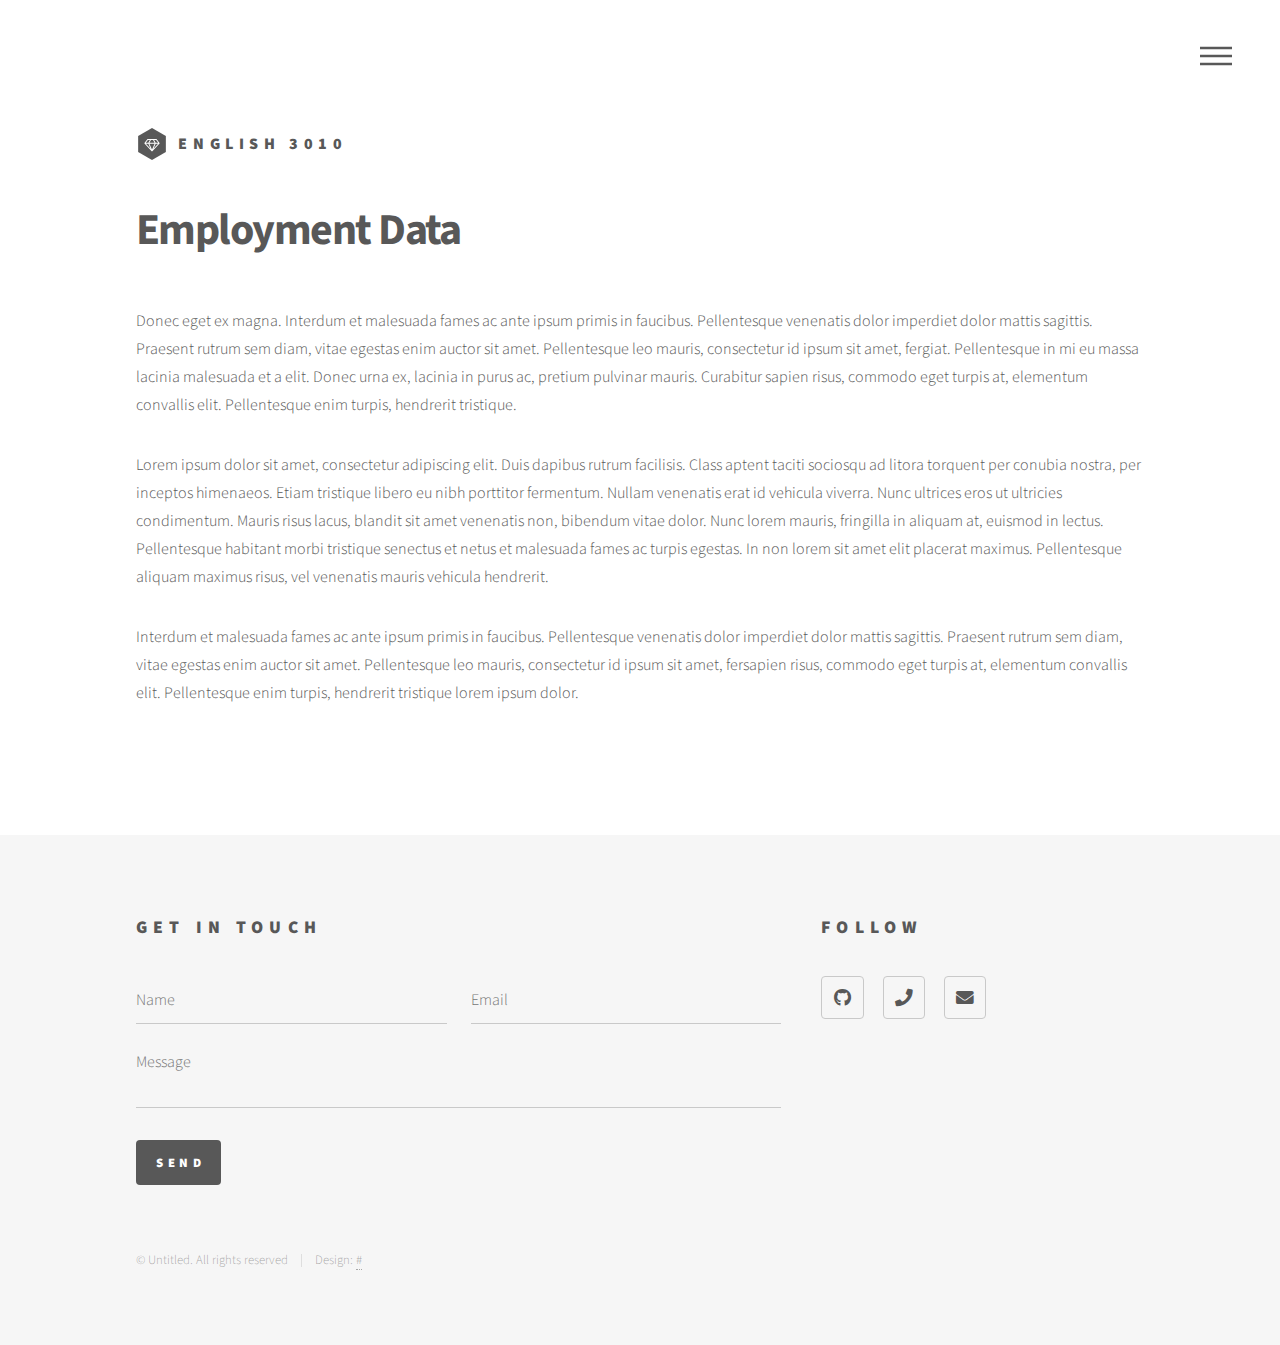
<file: Housing data.html>
<!DOCTYPE HTML>

<html>
	<head>
		<title>English 3010 Portfolio 3</title>
		<meta charset="utf-8" />
		<meta name="viewport" content="width=device-width, initial-scale=1, user-scalable=no" />
		<link rel="stylesheet" href="assets/css/main.css" />
		<noscript><link rel="stylesheet" href="assets/css/noscript.css" /></noscript>
	</head>
	<body class="is-preload">
		<!-- Wrapper -->
			<div id="wrapper">

				<!-- Header -->
					<header id="header">
						<div class="inner">

							<!-- Logo -->
								<a href="index.html" class="logo">
									<span class="symbol"><img src="images/logo.svg" alt="" /></span><span class="title">English 3010</span>
								</a>

							<!-- Nav -->
								<nav>
									<ul>
										<li><a href="#menu">Menu</a></li>
									</ul>
								</nav>

						</div>
					</header>

				<!-- Menu -->
				<nav id="menu">
					<h2>Menu</h2>
					<ul>
						<li><a href="index.html">Home</a></li>
						<li><a href="https://www.redfin.com">Find a Home</a></li>
						<li><a href="https://www.rent.com">Find an Apartment</a></li>
						<li><a href="blog.html">blog</a></li>
					</ul>
				</nav>

				<!-- Main -->
					<div id="main">
						<div class="inner">
							<h1>Employment Data</h1>
							
							<span class="image main"><div class="flourish-embed" data-src="story/1733424"><script src="https://public.flourish.studio/resources/embed.js"></script></div></span>
							<p>Donec eget ex magna. Interdum et malesuada fames ac ante ipsum primis in faucibus. Pellentesque venenatis dolor imperdiet dolor mattis sagittis. Praesent rutrum sem diam, vitae egestas enim auctor sit amet. Pellentesque leo mauris, consectetur id ipsum sit amet, fergiat. Pellentesque in mi eu massa lacinia malesuada et a elit. Donec urna ex, lacinia in purus ac, pretium pulvinar mauris. Curabitur sapien risus, commodo eget turpis at, elementum convallis elit. Pellentesque enim turpis, hendrerit tristique.</p>
							<p>Lorem ipsum dolor sit amet, consectetur adipiscing elit. Duis dapibus rutrum facilisis. Class aptent taciti sociosqu ad litora torquent per conubia nostra, per inceptos himenaeos. Etiam tristique libero eu nibh porttitor fermentum. Nullam venenatis erat id vehicula viverra. Nunc ultrices eros ut ultricies condimentum. Mauris risus lacus, blandit sit amet venenatis non, bibendum vitae dolor. Nunc lorem mauris, fringilla in aliquam at, euismod in lectus. Pellentesque habitant morbi tristique senectus et netus et malesuada fames ac turpis egestas. In non lorem sit amet elit placerat maximus. Pellentesque aliquam maximus risus, vel venenatis mauris vehicula hendrerit.</p>
							<p>Interdum et malesuada fames ac ante ipsum primis in faucibus. Pellentesque venenatis dolor imperdiet dolor mattis sagittis. Praesent rutrum sem diam, vitae egestas enim auctor sit amet. Pellentesque leo mauris, consectetur id ipsum sit amet, fersapien risus, commodo eget turpis at, elementum convallis elit. Pellentesque enim turpis, hendrerit tristique lorem ipsum dolor.</p>
						</div>
					</div>

				<!-- Footer -->
					<footer id="footer">
						<div class="inner">
							<section>
								<h2>Get in touch</h2>
								<form method="post" action="#">
									<div class="fields">
										<div class="field half">
											<input type="text" name="name" id="name" placeholder="Name" />
										</div>
										<div class="field half">
											<input type="email" name="email" id="email" placeholder="Email" />
										</div>
										<div class="field">
											<textarea name="message" id="message" placeholder="Message"></textarea>
										</div>
									</div>
									<ul class="actions">
										<li><input type="submit" value="Send" class="primary" /></li>
									</ul>
								</form>
							</section>
							<section>
								<h2>Follow</h2>
								<ul class="icons">
									<li><a href="https://github.com/keaux" class="icon brands style2 fa-github"><span class="label">GitHub</span></a></li>
									<li><a href="4356527777" class="icon solid style2 fa-phone"><span class="label">Phone</span></a></li>
									<li><a href="admissions@utahtech.edu" class="icon solid style2 fa-envelope"><span class="label">Email</span></a></li>
								</ul>
							</section>
							<ul class="copyright">
								<li>&copy; Untitled. All rights reserved</li><li>Design: <a href="#">#</a></li>
							</ul>
						</div>
					</footer>

			</div>

		<!-- Scripts -->
			<script src="assets/js/jquery.min.js"></script>
			<script src="assets/js/browser.min.js"></script>
			<script src="assets/js/breakpoints.min.js"></script>
			<script src="assets/js/util.js"></script>
			<script src="assets/js/main.js"></script>

	</body>
</html>
</file>
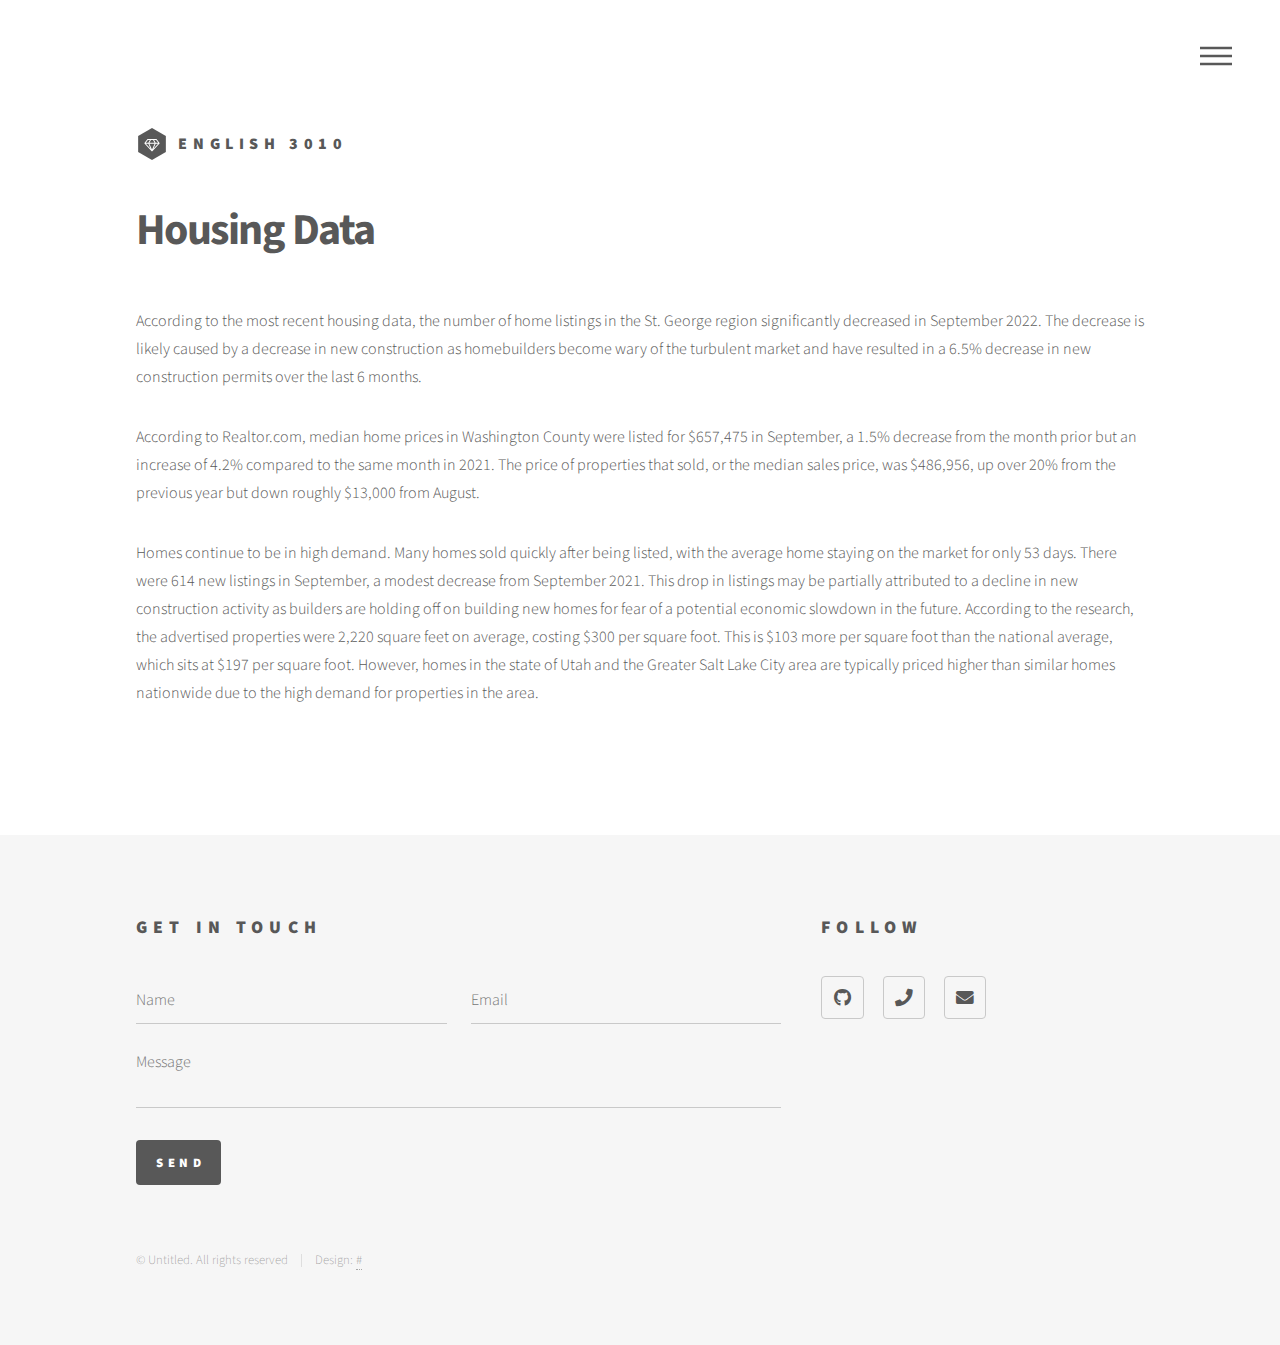
<file: Housing_Data.html>
<!DOCTYPE HTML>

<html>
	<head>
		<title>English 3010 Portfolio 3</title>
		<meta charset="utf-8" />
		<meta name="viewport" content="width=device-width, initial-scale=1, user-scalable=no" />
		<link rel="stylesheet" href="assets/css/main.css" />
		<noscript><link rel="stylesheet" href="assets/css/noscript.css" /></noscript>
	</head>
	<body class="is-preload">
		<!-- Wrapper -->
			<div id="wrapper">

				<!-- Header -->
					<header id="header">
						<div class="inner">

							<!-- Logo -->
								<a href="index.html" class="logo">
									<span class="symbol"><img src="images/logo.svg" alt="" /></span><span class="title">English 3010</span>
								</a>

							<!-- Nav -->
								<nav>
									<ul>
										<li><a href="#menu">Menu</a></li>
									</ul>
								</nav>

						</div>
					</header>

				<!-- Menu -->
				<nav id="menu">
					<h2>Menu</h2>
					<ul>
						<li><a href="index.html">Home</a></li>
						<li><a href="https://www.redfin.com">Find a Home</a></li>
						<li><a href="https://www.rent.com">Find an Apartment</a></li>
					</ul>
				</nav>

				<!-- Main -->
					<div id="main">
						<div class="inner">
							<h1>Housing Data</h1> 

							
							<span class="image main"><div class="flourish-embed" data-src="story/1734738"><script src="https://public.flourish.studio/resources/embed.js"></script></div></span>
							<p>According to the most recent housing data, the number of home listings in the St. George region significantly decreased in September 2022. The decrease is likely caused by a decrease in new construction as homebuilders become wary of the turbulent market and have resulted in a 6.5% decrease in new construction permits over the last 6 months. </p>
							<p>According to Realtor.com, median home prices in Washington County were listed for $657,475 in September, a 1.5% decrease from the month prior but an increase of 4.2% compared to the same month in 2021. The price of properties that sold, or the median sales price, was $486,956, up over 20% from the previous year but down roughly $13,000 from August.</p>		
							<p>Homes continue to be in high demand. Many homes sold quickly after being listed, with the average home staying on the market for only 53 days. There were 614 new listings in September, a modest decrease from September 2021. This drop in listings may be partially attributed to a decline in new construction activity as builders are holding off on building new homes for fear of a potential economic slowdown in the future. According to the research, the advertised properties were 2,220 square feet on average, costing $300 per square foot. This is $103 more per square foot than the national average, which sits at $197 per square foot. However, homes in the state of Utah and the Greater Salt Lake City area are typically priced higher than similar homes nationwide due to the high demand for properties in the area.</p>			
						</div>
					</div>

				<!-- Footer -->
					<footer id="footer">
						<div class="inner">
							<section>
								<h2>Get in touch</h2>
								<form method="post" action="#">
									<div class="fields">
										<div class="field half">
											<input type="text" name="name" id="name" placeholder="Name" />
										</div>
										<div class="field half">
											<input type="email" name="email" id="email" placeholder="Email" />
										</div>
										<div class="field">
											<textarea name="message" id="message" placeholder="Message"></textarea>
										</div>
									</div>
									<ul class="actions">
										<li><input type="submit" value="Send" class="primary" /></li>
									</ul>
								</form>
							</section>
							<section>
								<h2>Follow</h2>
								<ul class="icons">
									<li><a href="https://github.com/keaux" class="icon brands style2 fa-github"><span class="label">GitHub</span></a></li>
									<li><a href="4356527777" class="icon solid style2 fa-phone"><span class="label">Phone</span></a></li>
									<li><a href="admissions@utahtech.edu" class="icon solid style2 fa-envelope"><span class="label">Email</span></a></li>
								</ul>
							</section>
							<ul class="copyright">
								<li>&copy; Untitled. All rights reserved</li><li>Design: <a href="#">#</a></li>
							</ul>
						</div>
					</footer>

			</div>

		<!-- Scripts -->
			<script src="assets/js/jquery.min.js"></script>
			<script src="assets/js/browser.min.js"></script>
			<script src="assets/js/breakpoints.min.js"></script>
			<script src="assets/js/util.js"></script>
			<script src="assets/js/main.js"></script>

	</body>
</html>
</file>
<file: assets/css/noscript.css>
/*
	Phantom by HTML5 UP
	html5up.net | @ajlkn
	Free for personal and commercial use under the CCA 3.0 license (html5up.net/license)
*/

/* Tiles */

	body.is-preload .tiles article {
		-moz-transform: none;
		-webkit-transform: none;
		-ms-transform: none;
		transform: none;
		opacity: 1;
	}
</file>
<file: assets/css/main.css>
@import url(fontawesome-all.min.css);
@import url("https://fonts.googleapis.com/css?family=Source+Sans+Pro:300,700,900");

html, body, div, span, applet, object,
iframe, h1, h2, h3, h4, h5, h6, p, blockquote,
pre, a, abbr, acronym, address, big, cite,
code, del, dfn, em, img, ins, kbd, q, s, samp,
small, strike, strong, sub, sup, tt, var, b,
u, i, center, dl, dt, dd, ol, ul, li, fieldset,
form, label, legend, table, caption, tbody,
tfoot, thead, tr, th, td, article, aside,
canvas, details, embed, figure, figcaption,
footer, header, hgroup, menu, nav, output, ruby,
section, summary, time, mark, audio, video {
	margin: 0;
	padding: 0;
	border: 0;
	font-size: 100%;
	font: inherit;
	vertical-align: baseline;}

article, aside, details, figcaption, figure,
footer, header, hgroup, menu, nav, section {
	display: block;}

body {
	line-height: 1;
}

ol, ul {
	list-style: none;
}

blockquote, q {
	quotes: none;
}

	blockquote:before, blockquote:after, q:before, q:after {
		content: '';
		content: none;
	}

table {
	border-collapse: collapse;
	border-spacing: 0;
}

body {
	-webkit-text-size-adjust: none;
}

mark {
	background-color: transparent;
	color: inherit;
}

input::-moz-focus-inner {
	border: 0;
	padding: 0;
}

input, select, textarea {
	-moz-appearance: none;
	-webkit-appearance: none;
	-ms-appearance: none;
	appearance: none;
}

/* Basic */

	@-ms-viewport {
		width: device-width;
	}

	body {
		-ms-overflow-style: scrollbar;
	}

	@media screen and (max-width: 480px) {

		html, body {
			min-width: 320px;
		}

	}

	html {
		box-sizing: border-box;
	}

	*, *:before, *:after {
		box-sizing: inherit;
	}

	body {
		background: #ffffff;
	}

		body.is-preload *, body.is-preload *:before, body.is-preload *:after {
			-moz-animation: none !important;
			-webkit-animation: none !important;
			-ms-animation: none !important;
			animation: none !important;
			-moz-transition: none !important;
			-webkit-transition: none !important;
			-ms-transition: none !important;
			transition: none !important;
		}

/* Type */

	body, input, select, textarea {
		color: #585858;
		font-family: "Source Sans Pro", Helvetica, sans-serif;
		font-size: 16pt;
		font-weight: 300;
		line-height: 1.75;
	}

		@media screen and (max-width: 1680px) {

			body, input, select, textarea {
				font-size: 14pt;
			}

		}

		@media screen and (max-width: 1280px) {

			body, input, select, textarea {
				font-size: 12pt;
			}

		}

	a {
		-moz-transition: border-bottom-color 0.2s ease, color 0.2s ease;
		-webkit-transition: border-bottom-color 0.2s ease, color 0.2s ease;
		-ms-transition: border-bottom-color 0.2s ease, color 0.2s ease;
		transition: border-bottom-color 0.2s ease, color 0.2s ease;
		text-decoration: none;
		color: #585858;
		border-bottom: dotted 1px rgba(88, 88, 88, 0.5);
	}

		a:hover {
			border-bottom-color: transparent;
			color: #f2849e !important;
		}

	strong, b {
		font-weight: 900;
	}

	em, i {
		font-style: italic;
	}

	p {
		margin: 0 0 2em 0;
	}

	h1 {
		font-size: 2.75em;
		font-weight: 700;
		line-height: 1.3;
		margin: 0 0 1em 0;
		letter-spacing: -0.035em;
	}

		h1 a {
			color: inherit;
		}

		@media screen and (max-width: 736px) {

			h1 {
				font-size: 2em;
				margin: 0 0 1em 0;
			}

		}

		@media screen and (max-width: 360px) {

			h1 {
				font-size: 1.75em;
			}

		}

	h2, h3, h4, h5, h6 {
		font-weight: 900;
		line-height: 1.5;
		margin: 0 0 2em 0;
		text-transform: uppercase;
		letter-spacing: 0.35em;
	}

		h2 a, h3 a, h4 a, h5 a, h6 a {
			color: inherit;
		}

	h2 {
		font-size: 1.1em;
	}

	h3 {
		font-size: 1em;
	}

	h4 {
		font-size: 0.8em;
	}

	h5 {
		font-size: 0.8em;
	}

	h6 {
		font-size: 0.8em;
	}

	@media screen and (max-width: 980px) {

		h1 br, h2 br, h3 br, h4 br, h5 br, h6 br {
			display: none;
		}

	}

	@media screen and (max-width: 736px) {

		h2 {
			font-size: 1em;
		}

		h3 {
			font-size: 0.8em;
		}

	}

	sub {
		font-size: 0.8em;
		position: relative;
		top: 0.5em;
	}

	sup {
		font-size: 0.8em;
		position: relative;
		top: -0.5em;
	}

	blockquote {
		border-left: solid 4px #c9c9c9;
		font-style: italic;
		margin: 0 0 2em 0;
		padding: 0.5em 0 0.5em 2em;
	}

	code {
		background: rgba(144, 144, 144, 0.075);
		border-radius: 4px;
		border: solid 1px #c9c9c9;
		font-family: "Courier New", monospace;
		font-size: 0.9em;
		margin: 0 0.25em;
		padding: 0.25em 0.65em;
	}

	pre {
		-webkit-overflow-scrolling: touch;
		font-family: "Courier New", monospace;
		font-size: 0.9em;
		margin: 0 0 2em 0;
	}

		pre code {
			display: block;
			line-height: 1.75;
			padding: 1em 1.5em;
			overflow-x: auto;
		}

	hr {
		border: 0;
		border-bottom: solid 1px #c9c9c9;
		margin: 2em 0;
	}

		hr.major {
			margin: 3em 0;
		}

	.align-left {
		text-align: left;
	}

	.align-center {
		text-align: center;
	}

	.align-right {
		text-align: right;
	}

/* Row */

	.row {
		display: flex;
		flex-wrap: wrap;
		box-sizing: border-box;
		align-items: stretch;
	}

		.row > * {
			box-sizing: border-box;
		}

		.row.gtr-uniform > * > :last-child {
			margin-bottom: 0;
		}

		.row.aln-left {
			justify-content: flex-start;
		}

		.row.aln-center {
			justify-content: center;
		}

		.row.aln-right {
			justify-content: flex-end;
		}

		.row.aln-top {
			align-items: flex-start;
		}

		.row.aln-middle {
			align-items: center;
		}

		.row.aln-bottom {
			align-items: flex-end;
		}

		.row > .imp {
			order: -1;
		}

		.row > .col-1 {
			width: 8.33333%;
		}

		.row > .off-1 {
			margin-left: 8.33333%;
		}

		.row > .col-2 {
			width: 16.66667%;
		}

		.row > .off-2 {
			margin-left: 16.66667%;
		}

		.row > .col-3 {
			width: 25%;
		}

		.row > .off-3 {
			margin-left: 25%;
		}

		.row > .col-4 {
			width: 33.33333%;
		}

		.row > .off-4 {
			margin-left: 33.33333%;
		}

		.row > .col-5 {
			width: 41.66667%;
		}

		.row > .off-5 {
			margin-left: 41.66667%;
		}

		.row > .col-6 {
			width: 50%;
		}

		.row > .off-6 {
			margin-left: 50%;
		}

		.row > .col-7 {
			width: 58.33333%;
		}

		.row > .off-7 {
			margin-left: 58.33333%;
		}

		.row > .col-8 {
			width: 66.66667%;
		}

		.row > .off-8 {
			margin-left: 66.66667%;
		}

		.row > .col-9 {
			width: 75%;
		}

		.row > .off-9 {
			margin-left: 75%;
		}

		.row > .col-10 {
			width: 83.33333%;
		}

		.row > .off-10 {
			margin-left: 83.33333%;
		}

		.row > .col-11 {
			width: 91.66667%;
		}

		.row > .off-11 {
			margin-left: 91.66667%;
		}

		.row > .col-12 {
			width: 100%;
		}

		.row > .off-12 {
			margin-left: 100%;
		}

		.row.gtr-0 {
			margin-top: 0;
			margin-left: 0em;
		}

			.row.gtr-0 > * {
				padding: 0 0 0 0em;
			}

			.row.gtr-0.gtr-uniform {
				margin-top: 0em;
			}

				.row.gtr-0.gtr-uniform > * {
					padding-top: 0em;
				}

		.row.gtr-25 {
			margin-top: 0;
			margin-left: -0.5em;
		}

			.row.gtr-25 > * {
				padding: 0 0 0 0.5em;
			}

			.row.gtr-25.gtr-uniform {
				margin-top: -0.5em;
			}

				.row.gtr-25.gtr-uniform > * {
					padding-top: 0.5em;
				}

		.row.gtr-50 {
			margin-top: 0;
			margin-left: -1em;
		}

			.row.gtr-50 > * {
				padding: 0 0 0 1em;
			}

			.row.gtr-50.gtr-uniform {
				margin-top: -1em;
			}

				.row.gtr-50.gtr-uniform > * {
					padding-top: 1em;
				}

		.row {
			margin-top: 0;
			margin-left: -2em;
		}

			.row > * {
				padding: 0 0 0 2em;
			}

			.row.gtr-uniform {
				margin-top: -2em;
			}

				.row.gtr-uniform > * {
					padding-top: 2em;
				}

		.row.gtr-150 {
			margin-top: 0;
			margin-left: -3em;
		}

			.row.gtr-150 > * {
				padding: 0 0 0 3em;
			}

			.row.gtr-150.gtr-uniform {
				margin-top: -3em;
			}

				.row.gtr-150.gtr-uniform > * {
					padding-top: 3em;
				}

		.row.gtr-200 {
			margin-top: 0;
			margin-left: -4em;
		}

			.row.gtr-200 > * {
				padding: 0 0 0 4em;
			}

			.row.gtr-200.gtr-uniform {
				margin-top: -4em;
			}

				.row.gtr-200.gtr-uniform > * {
					padding-top: 4em;
				}

		@media screen and (max-width: 1680px) {

			.row {
				display: flex;
				flex-wrap: wrap;
				box-sizing: border-box;
				align-items: stretch;
			}

				.row > * {
					box-sizing: border-box;
				}

				.row.gtr-uniform > * > :last-child {
					margin-bottom: 0;
				}

				.row.aln-left {
					justify-content: flex-start;
				}

				.row.aln-center {
					justify-content: center;
				}

				.row.aln-right {
					justify-content: flex-end;
				}

				.row.aln-top {
					align-items: flex-start;
				}

				.row.aln-middle {
					align-items: center;
				}

				.row.aln-bottom {
					align-items: flex-end;
				}

				.row > .imp-xlarge {
					order: -1;
				}

				.row > .col-1-xlarge {
					width: 8.33333%;
				}

				.row > .off-1-xlarge {
					margin-left: 8.33333%;
				}

				.row > .col-2-xlarge {
					width: 16.66667%;
				}

				.row > .off-2-xlarge {
					margin-left: 16.66667%;
				}

				.row > .col-3-xlarge {
					width: 25%;
				}

				.row > .off-3-xlarge {
					margin-left: 25%;
				}

				.row > .col-4-xlarge {
					width: 33.33333%;
				}

				.row > .off-4-xlarge {
					margin-left: 33.33333%;
				}

				.row > .col-5-xlarge {
					width: 41.66667%;
				}

				.row > .off-5-xlarge {
					margin-left: 41.66667%;
				}

				.row > .col-6-xlarge {
					width: 50%;
				}

				.row > .off-6-xlarge {
					margin-left: 50%;
				}

				.row > .col-7-xlarge {
					width: 58.33333%;
				}

				.row > .off-7-xlarge {
					margin-left: 58.33333%;
				}

				.row > .col-8-xlarge {
					width: 66.66667%;
				}

				.row > .off-8-xlarge {
					margin-left: 66.66667%;
				}

				.row > .col-9-xlarge {
					width: 75%;
				}

				.row > .off-9-xlarge {
					margin-left: 75%;
				}

				.row > .col-10-xlarge {
					width: 83.33333%;
				}

				.row > .off-10-xlarge {
					margin-left: 83.33333%;
				}

				.row > .col-11-xlarge {
					width: 91.66667%;
				}

				.row > .off-11-xlarge {
					margin-left: 91.66667%;
				}

				.row > .col-12-xlarge {
					width: 100%;
				}

				.row > .off-12-xlarge {
					margin-left: 100%;
				}

				.row.gtr-0 {
					margin-top: 0;
					margin-left: 0em;
				}

					.row.gtr-0 > * {
						padding: 0 0 0 0em;
					}

					.row.gtr-0.gtr-uniform {
						margin-top: 0em;
					}

						.row.gtr-0.gtr-uniform > * {
							padding-top: 0em;
						}

				.row.gtr-25 {
					margin-top: 0;
					margin-left: -0.5em;
				}

					.row.gtr-25 > * {
						padding: 0 0 0 0.5em;
					}

					.row.gtr-25.gtr-uniform {
						margin-top: -0.5em;
					}

						.row.gtr-25.gtr-uniform > * {
							padding-top: 0.5em;
						}

				.row.gtr-50 {
					margin-top: 0;
					margin-left: -1em;
				}

					.row.gtr-50 > * {
						padding: 0 0 0 1em;
					}

					.row.gtr-50.gtr-uniform {
						margin-top: -1em;
					}

						.row.gtr-50.gtr-uniform > * {
							padding-top: 1em;
						}

				.row {
					margin-top: 0;
					margin-left: -2em;
				}

					.row > * {
						padding: 0 0 0 2em;
					}

					.row.gtr-uniform {
						margin-top: -2em;
					}

						.row.gtr-uniform > * {
							padding-top: 2em;
						}

				.row.gtr-150 {
					margin-top: 0;
					margin-left: -3em;
				}

					.row.gtr-150 > * {
						padding: 0 0 0 3em;
					}

					.row.gtr-150.gtr-uniform {
						margin-top: -3em;
					}

						.row.gtr-150.gtr-uniform > * {
							padding-top: 3em;
						}

				.row.gtr-200 {
					margin-top: 0;
					margin-left: -4em;
				}

					.row.gtr-200 > * {
						padding: 0 0 0 4em;
					}

					.row.gtr-200.gtr-uniform {
						margin-top: -4em;
					}

						.row.gtr-200.gtr-uniform > * {
							padding-top: 4em;
						}

		}

		@media screen and (max-width: 1280px) {

			.row {
				display: flex;
				flex-wrap: wrap;
				box-sizing: border-box;
				align-items: stretch;
			}

				.row > * {
					box-sizing: border-box;
				}

				.row.gtr-uniform > * > :last-child {
					margin-bottom: 0;
				}

				.row.aln-left {
					justify-content: flex-start;
				}

				.row.aln-center {
					justify-content: center;
				}

				.row.aln-right {
					justify-content: flex-end;
				}

				.row.aln-top {
					align-items: flex-start;
				}

				.row.aln-middle {
					align-items: center;
				}

				.row.aln-bottom {
					align-items: flex-end;
				}

				.row > .imp-large {
					order: -1;
				}

				.row > .col-1-large {
					width: 8.33333%;
				}

				.row > .off-1-large {
					margin-left: 8.33333%;
				}

				.row > .col-2-large {
					width: 16.66667%;
				}

				.row > .off-2-large {
					margin-left: 16.66667%;
				}

				.row > .col-3-large {
					width: 25%;
				}

				.row > .off-3-large {
					margin-left: 25%;
				}

				.row > .col-4-large {
					width: 33.33333%;
				}

				.row > .off-4-large {
					margin-left: 33.33333%;
				}

				.row > .col-5-large {
					width: 41.66667%;
				}

				.row > .off-5-large {
					margin-left: 41.66667%;
				}

				.row > .col-6-large {
					width: 50%;
				}

				.row > .off-6-large {
					margin-left: 50%;
				}

				.row > .col-7-large {
					width: 58.33333%;
				}

				.row > .off-7-large {
					margin-left: 58.33333%;
				}

				.row > .col-8-large {
					width: 66.66667%;
				}

				.row > .off-8-large {
					margin-left: 66.66667%;
				}

				.row > .col-9-large {
					width: 75%;
				}

				.row > .off-9-large {
					margin-left: 75%;
				}

				.row > .col-10-large {
					width: 83.33333%;
				}

				.row > .off-10-large {
					margin-left: 83.33333%;
				}

				.row > .col-11-large {
					width: 91.66667%;
				}

				.row > .off-11-large {
					margin-left: 91.66667%;
				}

				.row > .col-12-large {
					width: 100%;
				}

				.row > .off-12-large {
					margin-left: 100%;
				}

				.row.gtr-0 {
					margin-top: 0;
					margin-left: 0em;
				}

					.row.gtr-0 > * {
						padding: 0 0 0 0em;
					}

					.row.gtr-0.gtr-uniform {
						margin-top: 0em;
					}

						.row.gtr-0.gtr-uniform > * {
							padding-top: 0em;
						}

				.row.gtr-25 {
					margin-top: 0;
					margin-left: -0.5em;
				}

					.row.gtr-25 > * {
						padding: 0 0 0 0.5em;
					}

					.row.gtr-25.gtr-uniform {
						margin-top: -0.5em;
					}

						.row.gtr-25.gtr-uniform > * {
							padding-top: 0.5em;
						}

				.row.gtr-50 {
					margin-top: 0;
					margin-left: -1em;
				}

					.row.gtr-50 > * {
						padding: 0 0 0 1em;
					}

					.row.gtr-50.gtr-uniform {
						margin-top: -1em;
					}

						.row.gtr-50.gtr-uniform > * {
							padding-top: 1em;
						}

				.row {
					margin-top: 0;
					margin-left: -2em;
				}

					.row > * {
						padding: 0 0 0 2em;
					}

					.row.gtr-uniform {
						margin-top: -2em;
					}

						.row.gtr-uniform > * {
							padding-top: 2em;
						}

				.row.gtr-150 {
					margin-top: 0;
					margin-left: -3em;
				}

					.row.gtr-150 > * {
						padding: 0 0 0 3em;
					}

					.row.gtr-150.gtr-uniform {
						margin-top: -3em;
					}

						.row.gtr-150.gtr-uniform > * {
							padding-top: 3em;
						}

				.row.gtr-200 {
					margin-top: 0;
					margin-left: -4em;
				}

					.row.gtr-200 > * {
						padding: 0 0 0 4em;
					}

					.row.gtr-200.gtr-uniform {
						margin-top: -4em;
					}

						.row.gtr-200.gtr-uniform > * {
							padding-top: 4em;
						}

		}

		@media screen and (max-width: 980px) {

			.row {
				display: flex;
				flex-wrap: wrap;
				box-sizing: border-box;
				align-items: stretch;
			}

				.row > * {
					box-sizing: border-box;
				}

				.row.gtr-uniform > * > :last-child {
					margin-bottom: 0;
				}

				.row.aln-left {
					justify-content: flex-start;
				}

				.row.aln-center {
					justify-content: center;
				}

				.row.aln-right {
					justify-content: flex-end;
				}

				.row.aln-top {
					align-items: flex-start;
				}

				.row.aln-middle {
					align-items: center;
				}

				.row.aln-bottom {
					align-items: flex-end;
				}

				.row > .imp-medium {
					order: -1;
				}

				.row > .col-1-medium {
					width: 8.33333%;
				}

				.row > .off-1-medium {
					margin-left: 8.33333%;
				}

				.row > .col-2-medium {
					width: 16.66667%;
				}

				.row > .off-2-medium {
					margin-left: 16.66667%;
				}

				.row > .col-3-medium {
					width: 25%;
				}

				.row > .off-3-medium {
					margin-left: 25%;
				}

				.row > .col-4-medium {
					width: 33.33333%;
				}

				.row > .off-4-medium {
					margin-left: 33.33333%;
				}

				.row > .col-5-medium {
					width: 41.66667%;
				}

				.row > .off-5-medium {
					margin-left: 41.66667%;
				}

				.row > .col-6-medium {
					width: 50%;
				}

				.row > .off-6-medium {
					margin-left: 50%;
				}

				.row > .col-7-medium {
					width: 58.33333%;
				}

				.row > .off-7-medium {
					margin-left: 58.33333%;
				}

				.row > .col-8-medium {
					width: 66.66667%;
				}

				.row > .off-8-medium {
					margin-left: 66.66667%;
				}

				.row > .col-9-medium {
					width: 75%;
				}

				.row > .off-9-medium {
					margin-left: 75%;
				}

				.row > .col-10-medium {
					width: 83.33333%;
				}

				.row > .off-10-medium {
					margin-left: 83.33333%;
				}

				.row > .col-11-medium {
					width: 91.66667%;
				}

				.row > .off-11-medium {
					margin-left: 91.66667%;
				}

				.row > .col-12-medium {
					width: 100%;
				}

				.row > .off-12-medium {
					margin-left: 100%;
				}

				.row.gtr-0 {
					margin-top: 0;
					margin-left: 0em;
				}

					.row.gtr-0 > * {
						padding: 0 0 0 0em;
					}

					.row.gtr-0.gtr-uniform {
						margin-top: 0em;
					}

						.row.gtr-0.gtr-uniform > * {
							padding-top: 0em;
						}

				.row.gtr-25 {
					margin-top: 0;
					margin-left: -0.375em;
				}

					.row.gtr-25 > * {
						padding: 0 0 0 0.375em;
					}

					.row.gtr-25.gtr-uniform {
						margin-top: -0.375em;
					}

						.row.gtr-25.gtr-uniform > * {
							padding-top: 0.375em;
						}

				.row.gtr-50 {
					margin-top: 0;
					margin-left: -0.75em;
				}

					.row.gtr-50 > * {
						padding: 0 0 0 0.75em;
					}

					.row.gtr-50.gtr-uniform {
						margin-top: -0.75em;
					}

						.row.gtr-50.gtr-uniform > * {
							padding-top: 0.75em;
						}

				.row {
					margin-top: 0;
					margin-left: -1.5em;
				}

					.row > * {
						padding: 0 0 0 1.5em;
					}

					.row.gtr-uniform {
						margin-top: -1.5em;
					}

						.row.gtr-uniform > * {
							padding-top: 1.5em;
						}

				.row.gtr-150 {
					margin-top: 0;
					margin-left: -2.25em;
				}

					.row.gtr-150 > * {
						padding: 0 0 0 2.25em;
					}

					.row.gtr-150.gtr-uniform {
						margin-top: -2.25em;
					}

						.row.gtr-150.gtr-uniform > * {
							padding-top: 2.25em;
						}

				.row.gtr-200 {
					margin-top: 0;
					margin-left: -3em;
				}

					.row.gtr-200 > * {
						padding: 0 0 0 3em;
					}

					.row.gtr-200.gtr-uniform {
						margin-top: -3em;
					}

						.row.gtr-200.gtr-uniform > * {
							padding-top: 3em;
						}

		}

		@media screen and (max-width: 736px) {

			.row {
				display: flex;
				flex-wrap: wrap;
				box-sizing: border-box;
				align-items: stretch;
			}

				.row > * {
					box-sizing: border-box;
				}

				.row.gtr-uniform > * > :last-child {
					margin-bottom: 0;
				}

				.row.aln-left {
					justify-content: flex-start;
				}

				.row.aln-center {
					justify-content: center;
				}

				.row.aln-right {
					justify-content: flex-end;
				}

				.row.aln-top {
					align-items: flex-start;
				}

				.row.aln-middle {
					align-items: center;
				}

				.row.aln-bottom {
					align-items: flex-end;
				}

				.row > .imp-small {
					order: -1;
				}

				.row > .col-1-small {
					width: 8.33333%;
				}

				.row > .off-1-small {
					margin-left: 8.33333%;
				}

				.row > .col-2-small {
					width: 16.66667%;
				}

				.row > .off-2-small {
					margin-left: 16.66667%;
				}

				.row > .col-3-small {
					width: 25%;
				}

				.row > .off-3-small {
					margin-left: 25%;
				}

				.row > .col-4-small {
					width: 33.33333%;
				}

				.row > .off-4-small {
					margin-left: 33.33333%;
				}

				.row > .col-5-small {
					width: 41.66667%;
				}

				.row > .off-5-small {
					margin-left: 41.66667%;
				}

				.row > .col-6-small {
					width: 50%;
				}

				.row > .off-6-small {
					margin-left: 50%;
				}

				.row > .col-7-small {
					width: 58.33333%;
				}

				.row > .off-7-small {
					margin-left: 58.33333%;
				}

				.row > .col-8-small {
					width: 66.66667%;
				}

				.row > .off-8-small {
					margin-left: 66.66667%;
				}

				.row > .col-9-small {
					width: 75%;
				}

				.row > .off-9-small {
					margin-left: 75%;
				}

				.row > .col-10-small {
					width: 83.33333%;
				}

				.row > .off-10-small {
					margin-left: 83.33333%;
				}

				.row > .col-11-small {
					width: 91.66667%;
				}

				.row > .off-11-small {
					margin-left: 91.66667%;
				}

				.row > .col-12-small {
					width: 100%;
				}

				.row > .off-12-small {
					margin-left: 100%;
				}

				.row.gtr-0 {
					margin-top: 0;
					margin-left: 0em;
				}

					.row.gtr-0 > * {
						padding: 0 0 0 0em;
					}

					.row.gtr-0.gtr-uniform {
						margin-top: 0em;
					}

						.row.gtr-0.gtr-uniform > * {
							padding-top: 0em;
						}

				.row.gtr-25 {
					margin-top: 0;
					margin-left: -0.25em;
				}

					.row.gtr-25 > * {
						padding: 0 0 0 0.25em;
					}

					.row.gtr-25.gtr-uniform {
						margin-top: -0.25em;
					}

						.row.gtr-25.gtr-uniform > * {
							padding-top: 0.25em;
						}

				.row.gtr-50 {
					margin-top: 0;
					margin-left: -0.5em;
				}

					.row.gtr-50 > * {
						padding: 0 0 0 0.5em;
					}

					.row.gtr-50.gtr-uniform {
						margin-top: -0.5em;
					}

						.row.gtr-50.gtr-uniform > * {
							padding-top: 0.5em;
						}

				.row {
					margin-top: 0;
					margin-left: -1em;
				}

					.row > * {
						padding: 0 0 0 1em;
					}

					.row.gtr-uniform {
						margin-top: -1em;
					}

						.row.gtr-uniform > * {
							padding-top: 1em;
						}

				.row.gtr-150 {
					margin-top: 0;
					margin-left: -1.5em;
				}

					.row.gtr-150 > * {
						padding: 0 0 0 1.5em;
					}

					.row.gtr-150.gtr-uniform {
						margin-top: -1.5em;
					}

						.row.gtr-150.gtr-uniform > * {
							padding-top: 1.5em;
						}

				.row.gtr-200 {
					margin-top: 0;
					margin-left: -2em;
				}

					.row.gtr-200 > * {
						padding: 0 0 0 2em;
					}

					.row.gtr-200.gtr-uniform {
						margin-top: -2em;
					}

						.row.gtr-200.gtr-uniform > * {
							padding-top: 2em;
						}

		}

		@media screen and (max-width: 480px) {

			.row {
				display: flex;
				flex-wrap: wrap;
				box-sizing: border-box;
				align-items: stretch;
			}

				.row > * {
					box-sizing: border-box;
				}

				.row.gtr-uniform > * > :last-child {
					margin-bottom: 0;
				}

				.row.aln-left {
					justify-content: flex-start;
				}

				.row.aln-center {
					justify-content: center;
				}

				.row.aln-right {
					justify-content: flex-end;
				}

				.row.aln-top {
					align-items: flex-start;
				}

				.row.aln-middle {
					align-items: center;
				}

				.row.aln-bottom {
					align-items: flex-end;
				}

				.row > .imp-xsmall {
					order: -1;
				}

				.row > .col-1-xsmall {
					width: 8.33333%;
				}

				.row > .off-1-xsmall {
					margin-left: 8.33333%;
				}

				.row > .col-2-xsmall {
					width: 16.66667%;
				}

				.row > .off-2-xsmall {
					margin-left: 16.66667%;
				}

				.row > .col-3-xsmall {
					width: 25%;
				}

				.row > .off-3-xsmall {
					margin-left: 25%;
				}

				.row > .col-4-xsmall {
					width: 33.33333%;
				}

				.row > .off-4-xsmall {
					margin-left: 33.33333%;
				}

				.row > .col-5-xsmall {
					width: 41.66667%;
				}

				.row > .off-5-xsmall {
					margin-left: 41.66667%;
				}

				.row > .col-6-xsmall {
					width: 50%;
				}

				.row > .off-6-xsmall {
					margin-left: 50%;
				}

				.row > .col-7-xsmall {
					width: 58.33333%;
				}

				.row > .off-7-xsmall {
					margin-left: 58.33333%;
				}

				.row > .col-8-xsmall {
					width: 66.66667%;
				}

				.row > .off-8-xsmall {
					margin-left: 66.66667%;
				}

				.row > .col-9-xsmall {
					width: 75%;
				}

				.row > .off-9-xsmall {
					margin-left: 75%;
				}

				.row > .col-10-xsmall {
					width: 83.33333%;
				}

				.row > .off-10-xsmall {
					margin-left: 83.33333%;
				}

				.row > .col-11-xsmall {
					width: 91.66667%;
				}

				.row > .off-11-xsmall {
					margin-left: 91.66667%;
				}

				.row > .col-12-xsmall {
					width: 100%;
				}

				.row > .off-12-xsmall {
					margin-left: 100%;
				}

				.row.gtr-0 {
					margin-top: 0;
					margin-left: 0em;
				}

					.row.gtr-0 > * {
						padding: 0 0 0 0em;
					}

					.row.gtr-0.gtr-uniform {
						margin-top: 0em;
					}

						.row.gtr-0.gtr-uniform > * {
							padding-top: 0em;
						}

				.row.gtr-25 {
					margin-top: 0;
					margin-left: -0.25em;
				}

					.row.gtr-25 > * {
						padding: 0 0 0 0.25em;
					}

					.row.gtr-25.gtr-uniform {
						margin-top: -0.25em;
					}

						.row.gtr-25.gtr-uniform > * {
							padding-top: 0.25em;
						}

				.row.gtr-50 {
					margin-top: 0;
					margin-left: -0.5em;
				}

					.row.gtr-50 > * {
						padding: 0 0 0 0.5em;
					}

					.row.gtr-50.gtr-uniform {
						margin-top: -0.5em;
					}

						.row.gtr-50.gtr-uniform > * {
							padding-top: 0.5em;
						}

				.row {
					margin-top: 0;
					margin-left: -1em;
				}

					.row > * {
						padding: 0 0 0 1em;
					}

					.row.gtr-uniform {
						margin-top: -1em;
					}

						.row.gtr-uniform > * {
							padding-top: 1em;
						}

				.row.gtr-150 {
					margin-top: 0;
					margin-left: -1.5em;
				}

					.row.gtr-150 > * {
						padding: 0 0 0 1.5em;
					}

					.row.gtr-150.gtr-uniform {
						margin-top: -1.5em;
					}

						.row.gtr-150.gtr-uniform > * {
							padding-top: 1.5em;
						}

				.row.gtr-200 {
					margin-top: 0;
					margin-left: -2em;
				}

					.row.gtr-200 > * {
						padding: 0 0 0 2em;
					}

					.row.gtr-200.gtr-uniform {
						margin-top: -2em;
					}

						.row.gtr-200.gtr-uniform > * {
							padding-top: 2em;
						}

		}

/* Section/Article */

	section.special, article.special {
		text-align: center;
	}

	header p {
		margin-top: -1em;
	}

	@media screen and (max-width: 736px) {

		header p {
			margin-top: 0;
		}

	}

/* Icon */

	.icon {
		text-decoration: none;
		border-bottom: none;
		position: relative;
	}

		.icon:before {
			-moz-osx-font-smoothing: grayscale;
			-webkit-font-smoothing: antialiased;
			display: inline-block;
			font-style: normal;
			font-variant: normal;
			text-rendering: auto;
			line-height: 1;
			text-transform: none !important;
			font-family: 'Font Awesome 5 Free';
			font-weight: 400;
		}

		.icon > .label {
			display: none;
		}

		.icon:before {
			line-height: inherit;
		}

		.icon.solid:before {
			font-weight: 900;
		}

		.icon.brands:before {
			font-family: 'Font Awesome 5 Brands';
		}

		.icon.style2 {
			-moz-transition: background-color 0.2s ease-in-out, color 0.2s ease-in-out, border-color 0.2s ease-in-out;
			-webkit-transition: background-color 0.2s ease-in-out, color 0.2s ease-in-out, border-color 0.2s ease-in-out;
			-ms-transition: background-color 0.2s ease-in-out, color 0.2s ease-in-out, border-color 0.2s ease-in-out;
			transition: background-color 0.2s ease-in-out, color 0.2s ease-in-out, border-color 0.2s ease-in-out;
			background-color: transparent;
			border: solid 1px #c9c9c9;
			border-radius: 4px;
			width: 2.65em;
			height: 2.65em;
			display: inline-block;
			text-align: center;
			line-height: 2.65em;
			color: inherit;
		}

			.icon.style2:before {
				font-size: 1.1em;
			}

			.icon.style2:hover {
				color: #f2849e;
				border-color: #f2849e;
			}

			.icon.style2:active {
				background-color: rgba(242, 132, 158, 0.1);
			}

/* List */

	ol {
		list-style: decimal;
		margin: 0 0 2em 0;
		padding-left: 1.25em;
	}

		ol li {
			padding-left: 0.25em;
		}

	ul {
		list-style: disc;
		margin: 0 0 2em 0;
		padding-left: 1em;
	}

		ul li {
			padding-left: 0.5em;
		}

		ul.alt {
			list-style: none;
			padding-left: 0;
		}

			ul.alt li {
				border-top: solid 1px #c9c9c9;
				padding: 0.5em 0;
			}

				ul.alt li:first-child {
					border-top: 0;
					padding-top: 0;
				}

	dl {
		margin: 0 0 2em 0;
	}

		dl dt {
			display: block;
			font-weight: 900;
			margin: 0 0 1em 0;
		}

		dl dd {
			margin-left: 2em;
		}

/* Actions */

	ul.actions {
		display: -moz-flex;
		display: -webkit-flex;
		display: -ms-flex;
		display: flex;
		cursor: default;
		list-style: none;
		margin-left: -1em;
		padding-left: 0;
	}

		ul.actions li {
			padding: 0 0 0 1em;
			vertical-align: middle;
		}

		ul.actions.special {
			-moz-justify-content: center;
			-webkit-justify-content: center;
			-ms-justify-content: center;
			justify-content: center;
			width: 100%;
			margin-left: 0;
		}

			ul.actions.special li:first-child {
				padding-left: 0;
			}

		ul.actions.stacked {
			-moz-flex-direction: column;
			-webkit-flex-direction: column;
			-ms-flex-direction: column;
			flex-direction: column;
			margin-left: 0;
		}

			ul.actions.stacked li {
				padding: 1.3em 0 0 0;
			}

				ul.actions.stacked li:first-child {
					padding-top: 0;
				}

		ul.actions.fit {
			width: calc(100% + 1em);
		}

			ul.actions.fit li {
				-moz-flex-grow: 1;
				-webkit-flex-grow: 1;
				-ms-flex-grow: 1;
				flex-grow: 1;
				-moz-flex-shrink: 1;
				-webkit-flex-shrink: 1;
				-ms-flex-shrink: 1;
				flex-shrink: 1;
				width: 100%;
			}

				ul.actions.fit li > * {
					width: 100%;
				}

			ul.actions.fit.stacked {
				width: 100%;
			}

		@media screen and (max-width: 480px) {

			ul.actions:not(.fixed) {
				-moz-flex-direction: column;
				-webkit-flex-direction: column;
				-ms-flex-direction: column;
				flex-direction: column;
				margin-left: 0;
				width: 100% !important;
			}

				ul.actions:not(.fixed) li {
					-moz-flex-grow: 1;
					-webkit-flex-grow: 1;
					-ms-flex-grow: 1;
					flex-grow: 1;
					-moz-flex-shrink: 1;
					-webkit-flex-shrink: 1;
					-ms-flex-shrink: 1;
					flex-shrink: 1;
					padding: 1em 0 0 0;
					text-align: center;
					width: 100%;
				}

					ul.actions:not(.fixed) li > * {
						width: 100%;
					}

					ul.actions:not(.fixed) li:first-child {
						padding-top: 0;
					}

					ul.actions:not(.fixed) li input[type="submit"],
					ul.actions:not(.fixed) li input[type="reset"],
					ul.actions:not(.fixed) li input[type="button"],
					ul.actions:not(.fixed) li button,
					ul.actions:not(.fixed) li .button {
						width: 100%;
					}

						ul.actions:not(.fixed) li input[type="submit"].icon:before,
						ul.actions:not(.fixed) li input[type="reset"].icon:before,
						ul.actions:not(.fixed) li input[type="button"].icon:before,
						ul.actions:not(.fixed) li button.icon:before,
						ul.actions:not(.fixed) li .button.icon:before {
							margin-left: -0.5rem;
						}

		}

/* Icons */

	ul.icons {
		cursor: default;
		list-style: none;
		padding-left: 0;
		margin: -1em 0 2em -1em;
	}

		ul.icons li {
			display: inline-block;
			padding: 1em 0 0 1em;
		}

/* Form */

	form {
		margin: 0 0 2em 0;
		overflow-x: hidden;
	}

		form > :last-child {
			margin-bottom: 0;
		}

		form > .fields {
			display: -moz-flex;
			display: -webkit-flex;
			display: -ms-flex;
			display: flex;
			-moz-flex-wrap: wrap;
			-webkit-flex-wrap: wrap;
			-ms-flex-wrap: wrap;
			flex-wrap: wrap;
			width: calc(100% + 3em);
			margin: -1.5em 0 2em -1.5em;
		}

			form > .fields > .field {
				-moz-flex-grow: 0;
				-webkit-flex-grow: 0;
				-ms-flex-grow: 0;
				flex-grow: 0;
				-moz-flex-shrink: 0;
				-webkit-flex-shrink: 0;
				-ms-flex-shrink: 0;
				flex-shrink: 0;
				padding: 1.5em 0 0 1.5em;
				width: calc(100% - 1.5em);
			}

				form > .fields > .field.half {
					width: calc(50% - 0.75em);
				}

				form > .fields > .field.third {
					width: calc(100%/3 - 0.5em);
				}

				form > .fields > .field.quarter {
					width: calc(25% - 0.375em);
				}

		@media screen and (max-width: 480px) {

			form > .fields {
				width: calc(100% + 3em);
				margin: -1.5em 0 2em -1.5em;
			}

				form > .fields > .field {
					padding: 1.5em 0 0 1.5em;
					width: calc(100% - 1.5em);
				}

					form > .fields > .field.half {
						width: calc(100% - 1.5em);
					}

					form > .fields > .field.third {
						width: calc(100% - 1.5em);
					}

					form > .fields > .field.quarter {
						width: calc(100% - 1.5em);
					}

		}

	label {
		display: block;
		font-size: 0.9em;
		font-weight: 900;
		margin: 0 0 1em 0;
	}

	input[type="text"],
	input[type="password"],
	input[type="email"],
	input[type="tel"],
	select,
	textarea {
		-moz-appearance: none;
		-webkit-appearance: none;
		-ms-appearance: none;
		appearance: none;
		background-color: transparent;
		border: none;
		border-radius: 0;
		border-bottom: solid 1px #c9c9c9;
		color: inherit;
		display: block;
		outline: 0;
		padding: 0;
		text-decoration: none;
		width: 100%;
	}

		input[type="text"]:invalid,
		input[type="password"]:invalid,
		input[type="email"]:invalid,
		input[type="tel"]:invalid,
		select:invalid,
		textarea:invalid {
			box-shadow: none;
		}

		input[type="text"]:focus,
		input[type="password"]:focus,
		input[type="email"]:focus,
		input[type="tel"]:focus,
		select:focus,
		textarea:focus {
			border-bottom-color: #f2849e;
			box-shadow: inset 0 -1px 0 0 #f2849e;
		}

	select {
		background-image: url("data:image/svg+xml;charset=utf8,%3Csvg xmlns='http://www.w3.org/2000/svg' width='40' height='40' preserveAspectRatio='none' viewBox='0 0 40 40'%3E%3Cpath d='M9.4,12.3l10.4,10.4l10.4-10.4c0.2-0.2,0.5-0.4,0.9-0.4c0.3,0,0.6,0.1,0.9,0.4l3.3,3.3c0.2,0.2,0.4,0.5,0.4,0.9 c0,0.4-0.1,0.6-0.4,0.9L20.7,31.9c-0.2,0.2-0.5,0.4-0.9,0.4c-0.3,0-0.6-0.1-0.9-0.4L4.3,17.3c-0.2-0.2-0.4-0.5-0.4-0.9 c0-0.4,0.1-0.6,0.4-0.9l3.3-3.3c0.2-0.2,0.5-0.4,0.9-0.4S9.1,12.1,9.4,12.3z' fill='%23c9c9c9' /%3E%3C/svg%3E");
		background-size: 1.25rem;
		background-repeat: no-repeat;
		background-position: calc(100% - 1rem) center;
		height: 3em;
		padding-right: 3em;
		text-overflow: ellipsis;
	}

		select option {
			background: #ffffff;
		}

		select:focus::-ms-value {
			background-color: transparent;
		}

		select::-ms-expand {
			display: none;
		}

	input[type="text"],
	input[type="password"],
	input[type="email"],
	select {
		height: 3em;
	}

	textarea {
		padding: 0;
		min-height: 3.75em;
	}

	input[type="checkbox"],
	input[type="radio"] {
		-moz-appearance: none;
		-webkit-appearance: none;
		-ms-appearance: none;
		appearance: none;
		display: block;
		float: left;
		margin-right: -2em;
		opacity: 0;
		width: 1em;
		z-index: -1;
	}

		input[type="checkbox"] + label,
		input[type="radio"] + label {
			text-decoration: none;
			color: #585858;
			cursor: pointer;
			display: inline-block;
			font-size: 1em;
			font-weight: 300;
			padding-left: 2.55em;
			padding-right: 0.75em;
			position: relative;
		}

			input[type="checkbox"] + label:before,
			input[type="radio"] + label:before {
				-moz-osx-font-smoothing: grayscale;
				-webkit-font-smoothing: antialiased;
				display: inline-block;
				font-style: normal;
				font-variant: normal;
				text-rendering: auto;
				line-height: 1;
				text-transform: none !important;
				font-family: 'Font Awesome 5 Free';
				font-weight: 900;
			}

			input[type="checkbox"] + label:before,
			input[type="radio"] + label:before {
				border-radius: 4px;
				border: solid 1px #c9c9c9;
				content: '';
				display: inline-block;
				font-size: 0.8em;
				height: 2.25em;
				left: 0;
				line-height: 2.25em;
				position: absolute;
				text-align: center;
				top: 0;
				width: 2.25em;
			}

		input[type="checkbox"]:checked + label:before,
		input[type="radio"]:checked + label:before {
			background: #585858;
			border-color: #585858;
			color: #ffffff;
			content: '\f00c';
		}

		input[type="checkbox"]:focus + label:before,
		input[type="radio"]:focus + label:before {
			border-color: #f2849e;
			box-shadow: 0 0 0 1px #f2849e;
		}

	input[type="checkbox"] + label:before {
		border-radius: 4px;
	}

	input[type="radio"] + label:before {
		border-radius: 100%;
	}

/* Box */

	.box {
		border-radius: 4px;
		border: solid 1px #c9c9c9;
		margin-bottom: 2em;
		padding: 1.5em;
	}

		.box > :last-child,
		.box > :last-child > :last-child,
		.box > :last-child > :last-child > :last-child {
			margin-bottom: 0;
		}

		.box.alt {
			border: 0;
			border-radius: 0;
			padding: 0;
		}

/* Image */

	.image {
		border-radius: 4px;
		border: 0;
		display: inline-block;
		position: relative;
	}

		.image img {
			border-radius: 4px;
			display: block;
		}

		.image.left, .image.right {
			max-width: 40%;
		}

			.image.left img, .image.right img {
				width: 100%;
			}

		.image.left {
			float: left;
			padding: 0 1.5em 1em 0;
			top: 0.25em;
		}

		.image.right {
			float: right;
			padding: 0 0 1em 1.5em;
			top: 0.25em;
		}

		.image.fit {
			display: block;
			margin: 0 0 2em 0;
			width: 100%;
		}

			.image.fit img {
				width: 100%;
			}

		.image.main {
			display: block;
			margin: 0 0 3em 0;
			width: 100%;
		}

			.image.main img {
				width: 100%;
			}

			@media screen and (max-width: 736px) {

				.image.main {
					margin: 0 0 2em 0;
				}

			}

/* Table */

	.table-wrapper {
		-webkit-overflow-scrolling: touch;
		overflow-x: auto;
	}

	table {
		margin: 0 0 2em 0;
		width: 100%;
	}

		table tbody tr {
			border: solid 1px #c9c9c9;
			border-left: 0;
			border-right: 0;
		}

			table tbody tr:nth-child(2n + 1) {
				background-color: rgba(144, 144, 144, 0.075);
			}

		table td {
			padding: 0.75em 0.75em;
		}

		table th {
			font-size: 0.9em;
			font-weight: 900;
			padding: 0 0.75em 0.75em 0.75em;
			text-align: left;
		}

		table thead {
			border-bottom: solid 2px #c9c9c9;
		}

		table tfoot {
			border-top: solid 2px #c9c9c9;
		}

		table.alt {
			border-collapse: separate;
		}

			table.alt tbody tr td {
				border: solid 1px #c9c9c9;
				border-left-width: 0;
				border-top-width: 0;
			}

				table.alt tbody tr td:first-child {
					border-left-width: 1px;
				}

			table.alt tbody tr:first-child td {
				border-top-width: 1px;
			}

			table.alt thead {
				border-bottom: 0;
			}

			table.alt tfoot {
				border-top: 0;
			}

/* Button */

	input[type="submit"],
	input[type="reset"],
	input[type="button"],
	button,
	.button {
		-moz-appearance: none;
		-webkit-appearance: none;
		-ms-appearance: none;
		appearance: none;
		-moz-transition: background-color 0.2s ease-in-out, color 0.2s ease-in-out, box-shadow 0.2s ease-in-out;
		-webkit-transition: background-color 0.2s ease-in-out, color 0.2s ease-in-out, box-shadow 0.2s ease-in-out;
		-ms-transition: background-color 0.2s ease-in-out, color 0.2s ease-in-out, box-shadow 0.2s ease-in-out;
		transition: background-color 0.2s ease-in-out, color 0.2s ease-in-out, box-shadow 0.2s ease-in-out;
		background-color: transparent;
		border-radius: 4px;
		border: 0;
		box-shadow: inset 0 0 0 2px #585858;
		color: #585858 !important;
		cursor: pointer;
		display: inline-block;
		font-size: 0.8em;
		font-weight: 900;
		height: 3.5em;
		letter-spacing: 0.35em;
		line-height: 3.45em;
		overflow: hidden;
		padding: 0 1.25em 0 1.6em;
		text-align: center;
		text-decoration: none;
		text-overflow: ellipsis;
		text-transform: uppercase;
		white-space: nowrap;
	}

		input[type="submit"].icon:before,
		input[type="reset"].icon:before,
		input[type="button"].icon:before,
		button.icon:before,
		.button.icon:before {
			margin-right: 0.5em;
		}

		input[type="submit"].fit,
		input[type="reset"].fit,
		input[type="button"].fit,
		button.fit,
		.button.fit {
			width: 100%;
		}

		input[type="submit"]:hover,
		input[type="reset"]:hover,
		input[type="button"]:hover,
		button:hover,
		.button:hover {
			color: #f2849e !important;
			box-shadow: inset 0 0 0 2px #f2849e;
		}

		input[type="submit"]:active,
		input[type="reset"]:active,
		input[type="button"]:active,
		button:active,
		.button:active {
			background-color: rgba(242, 132, 158, 0.1);
		}

		input[type="submit"].small,
		input[type="reset"].small,
		input[type="button"].small,
		button.small,
		.button.small {
			font-size: 0.6em;
		}

		input[type="submit"].large,
		input[type="reset"].large,
		input[type="button"].large,
		button.large,
		.button.large {
			font-size: 1em;
		}

		input[type="submit"].primary,
		input[type="reset"].primary,
		input[type="button"].primary,
		button.primary,
		.button.primary {
			box-shadow: none;
			background-color: #585858;
			color: #ffffff !important;
		}

			input[type="submit"].primary:hover,
			input[type="reset"].primary:hover,
			input[type="button"].primary:hover,
			button.primary:hover,
			.button.primary:hover {
				background-color: #f2849e;
			}

			input[type="submit"].primary:active,
			input[type="reset"].primary:active,
			input[type="button"].primary:active,
			button.primary:active,
			.button.primary:active {
				background-color: #ee5f81;
			}

		input[type="submit"].disabled, input[type="submit"]:disabled,
		input[type="reset"].disabled,
		input[type="reset"]:disabled,
		input[type="button"].disabled,
		input[type="button"]:disabled,
		button.disabled,
		button:disabled,
		.button.disabled,
		.button:disabled {
			pointer-events: none;
			opacity: 0.25;
		}

/* Tiles */

	.tiles {
		display: -moz-flex;
		display: -webkit-flex;
		display: -ms-flex;
		display: flex;
		-moz-flex-wrap: wrap;
		-webkit-flex-wrap: wrap;
		-ms-flex-wrap: wrap;
		flex-wrap: wrap;
		postiion: relative;
		margin: -2.5em 0 0 -2.5em;
	}

		.tiles article {
			-moz-transition: -moz-transform 0.5s ease, opacity 0.5s ease;
			-webkit-transition: -webkit-transform 0.5s ease, opacity 0.5s ease;
			-ms-transition: -ms-transform 0.5s ease, opacity 0.5s ease;
			transition: transform 0.5s ease, opacity 0.5s ease;
			position: relative;
			width: calc(33.33333% - 2.5em);
			margin: 2.5em 0 0 2.5em;
		}

			.tiles article > .image {
				-moz-transition: -moz-transform 0.5s ease;
				-webkit-transition: -webkit-transform 0.5s ease;
				-ms-transition: -ms-transform 0.5s ease;
				transition: transform 0.5s ease;
				position: relative;
				display: block;
				width: 100%;
				border-radius: 4px;
				overflow: hidden;
			}

				.tiles article > .image img {
					display: block;
					width: 100%;
				}

				.tiles article > .image:before {
					pointer-events: none;
					-moz-transition: background-color 0.5s ease, opacity 0.5s ease;
					-webkit-transition: background-color 0.5s ease, opacity 0.5s ease;
					-ms-transition: background-color 0.5s ease, opacity 0.5s ease;
					transition: background-color 0.5s ease, opacity 0.5s ease;
					content: '';
					display: block;
					position: absolute;
					top: 0;
					left: 0;
					width: 100%;
					height: 100%;
					opacity: 1.0;
					z-index: 1;
					opacity: 0.8;
				}

				.tiles article > .image:after {
					pointer-events: none;
					-moz-transition: opacity 0.5s ease;
					-webkit-transition: opacity 0.5s ease;
					-ms-transition: opacity 0.5s ease;
					transition: opacity 0.5s ease;
					content: '';
					display: block;
					position: absolute;
					top: 0;
					left: 0;
					width: 100%;
					height: 100%;
					background-image: url("data:image/svg+xml;charset=utf8,%3Csvg xmlns='http://www.w3.org/2000/svg' width='100' height='100' viewBox='0 0 100 100' preserveAspectRatio='none'%3E%3Cstyle%3Eline %7B stroke-width: 0.25px%3B stroke: %23ffffff%3B %7D%3C/style%3E%3Cline x1='0' y1='0' x2='100' y2='100' /%3E%3Cline x1='100' y1='0' x2='0' y2='100' /%3E%3C/svg%3E");
					background-position: center;
					background-repeat: no-repeat;
					background-size: 100% 100%;
					opacity: 0.25;
					z-index: 2;
				}

			.tiles article > a {
				display: -moz-flex;
				display: -webkit-flex;
				display: -ms-flex;
				display: flex;
				-moz-flex-direction: column;
				-webkit-flex-direction: column;
				-ms-flex-direction: column;
				flex-direction: column;
				-moz-align-items: center;
				-webkit-align-items: center;
				-ms-align-items: center;
				align-items: center;
				-moz-justify-content: center;
				-webkit-justify-content: center;
				-ms-justify-content: center;
				justify-content: center;
				-moz-transition: background-color 0.5s ease, -moz-transform 0.5s ease;
				-webkit-transition: background-color 0.5s ease, -webkit-transform 0.5s ease;
				-ms-transition: background-color 0.5s ease, -ms-transform 0.5s ease;
				transition: background-color 0.5s ease, transform 0.5s ease;
				position: absolute;
				top: 0;
				left: 0;
				width: 100%;
				height: 100%;
				padding: 1em;
				border-radius: 4px;
				border-bottom: 0;
				color: #ffffff;
				text-align: center;
				text-decoration: none;
				z-index: 3;
			}

				.tiles article > a > :last-child {
					margin: 0;
				}

				.tiles article > a:hover {
					color: #ffffff !important;
				}

				.tiles article > a h2 {
					margin: 0;
				}

				.tiles article > a .content {
					-moz-transition: max-height 0.5s ease, opacity 0.5s ease;
					-webkit-transition: max-height 0.5s ease, opacity 0.5s ease;
					-ms-transition: max-height 0.5s ease, opacity 0.5s ease;
					transition: max-height 0.5s ease, opacity 0.5s ease;
					width: 100%;
					max-height: 0;
					line-height: 1.5;
					margin-top: 0.35em;
					opacity: 0;
				}

					.tiles article > a .content > :last-child {
						margin-bottom: 0;
					}

			.tiles article.style1 > .image:before {
				background-color: #f2849e;
			}

			.tiles article.style2 > .image:before {
				background-color: #7ecaf6;
			}

			.tiles article.style3 > .image:before {
				background-color: #7bd0c1;
			}

			.tiles article.style4 > .image:before {
				background-color: #c75b9b;
			}

			.tiles article.style5 > .image:before {
				background-color: #ae85ca;
			}

			.tiles article.style6 > .image:before {
				background-color: #8499e7;
			}

			body:not(.is-touch) .tiles article:hover > .image {
				-moz-transform: scale(1.1);
				-webkit-transform: scale(1.1);
				-ms-transform: scale(1.1);
				transform: scale(1.1);
			}

				body:not(.is-touch) .tiles article:hover > .image:before {
					background-color: #333333;
					opacity: 0.35;
				}

				body:not(.is-touch) .tiles article:hover > .image:after {
					opacity: 0;
				}

			body:not(.is-touch) .tiles article:hover .content {
				max-height: 15em;
				opacity: 1;
			}

		* + .tiles {
			margin-top: 2em;
		}

		body.is-preload .tiles article {
			-moz-transform: scale(0.9);
			-webkit-transform: scale(0.9);
			-ms-transform: scale(0.9);
			transform: scale(0.9);
			opacity: 0;
		}

		body.is-touch .tiles article .content {
			max-height: 15em;
			opacity: 1;
		}

		@media screen and (max-width: 1280px) {

			.tiles {
				margin: -1.25em 0 0 -1.25em;
			}

				.tiles article {
					width: calc(33.33333% - 1.25em);
					margin: 1.25em 0 0 1.25em;
				}

		}

		@media screen and (max-width: 980px) {

			.tiles {
				margin: -2.5em 0 0 -2.5em;
			}

				.tiles article {
					width: calc(50% - 2.5em);
					margin: 2.5em 0 0 2.5em;
				}

		}

		@media screen and (max-width: 736px) {

			.tiles {
				margin: -1.25em 0 0 -1.25em;
			}

				.tiles article {
					width: calc(50% - 1.25em);
					margin: 1.25em 0 0 1.25em;
				}

					.tiles article:hover > .image {
						-moz-transform: scale(1.0);
						-webkit-transform: scale(1.0);
						-ms-transform: scale(1.0);
						transform: scale(1.0);
					}

		}

		@media screen and (max-width: 480px) {

			.tiles {
				margin: 0;
			}

				.tiles article {
					width: 100%;
					margin: 1.25em 0 0 0;
				}

		}

/* Header */

	#header {
		padding: 8em 0 0.1em 0 ;
	}

		#header .logo {
			display: block;
			border-bottom: 0;
			color: inherit;
			font-weight: 900;
			letter-spacing: 0.35em;
			margin: 0 0 2.5em 0;
			text-decoration: none;
			text-transform: uppercase;
			display: inline-block;
		}

			#header .logo > * {
				display: inline-block;
				vertical-align: middle;
			}

			#header .logo .symbol {
				margin-right: 0.65em;
			}

				#header .logo .symbol img {
					display: block;
					width: 2em;
					height: 2em;
				}

		#header nav {
			position: fixed;
			right: 2em;
			top: 2em;
			z-index: 10000;
		}

			#header nav ul {
				display: -moz-flex;
				display: -webkit-flex;
				display: -ms-flex;
				display: flex;
				-moz-align-items: center;
				-webkit-align-items: center;
				-ms-align-items: center;
				align-items: center;
				list-style: none;
				margin: 0;
				padding: 0;
			}

				#header nav ul li {
					display: block;
					padding: 0;
				}

					#header nav ul li a {
						display: block;
						position: relative;
						height: 3em;
						line-height: 3em;
						padding: 0 1.5em;
						background-color: rgba(255, 255, 255, 0.5);
						border-radius: 4px;
						border: 0;
						font-size: 0.8em;
						font-weight: 900;
						letter-spacing: 0.35em;
						text-transform: uppercase;
					}

					#header nav ul li a[href="#menu"] {
						-webkit-tap-highlight-color: transparent;
						width: 4em;
						text-indent: 4em;
						font-size: 1em;
						overflow: hidden;
						padding: 0;
						white-space: nowrap;
					}

						#header nav ul li a[href="#menu"]:before, #header nav ul li a[href="#menu"]:after {
							-moz-transition: opacity 0.2s ease;
							-webkit-transition: opacity 0.2s ease;
							-ms-transition: opacity 0.2s ease;
							transition: opacity 0.2s ease;
							content: '';
							display: block;
							position: absolute;
							top: 0;
							left: 0;
							width: 100%;
							height: 100%;
							background-position: center;
							background-repeat: no-repeat;
							background-size: 2em 2em;
						}

						#header nav ul li a[href="#menu"]:before {
							background-image: url("data:image/svg+xml;charset=utf8,%3Csvg xmlns='http://www.w3.org/2000/svg' width='100' height='100' viewBox='0 0 100 100' preserveAspectRatio='none'%3E%3Cstyle%3Eline %7B stroke-width: 8px%3B stroke: %23f2849e%3B %7D%3C/style%3E%3Cline x1='0' y1='25' x2='100' y2='25' /%3E%3Cline x1='0' y1='50' x2='100' y2='50' /%3E%3Cline x1='0' y1='75' x2='100' y2='75' /%3E%3C/svg%3E");
							opacity: 0;
						}

						#header nav ul li a[href="#menu"]:after {
							background-image: url("data:image/svg+xml;charset=utf8,%3Csvg xmlns='http://www.w3.org/2000/svg' width='100' height='100' viewBox='0 0 100 100' preserveAspectRatio='none'%3E%3Cstyle%3Eline %7B stroke-width: 8px%3B stroke: %23585858%3B %7D%3C/style%3E%3Cline x1='0' y1='25' x2='100' y2='25' /%3E%3Cline x1='0' y1='50' x2='100' y2='50' /%3E%3Cline x1='0' y1='75' x2='100' y2='75' /%3E%3C/svg%3E");
							opacity: 1;
						}

						#header nav ul li a[href="#menu"]:hover:before {
							opacity: 1;
						}

						#header nav ul li a[href="#menu"]:hover:after {
							opacity: 0;
						}

		@media screen and (max-width: 736px) {

			#header {
				padding: 4em 0 0.1em 0 ;
			}

				#header nav {
					right: 0.5em;
					top: 0.5em;
				}

					#header nav ul li a[href="#menu"]:before, #header nav ul li a[href="#menu"]:after {
						background-size: 1.5em 1.5em;
					}

		}

/* Menu */

	#wrapper {
		-moz-transition: opacity 0.45s ease;
		-webkit-transition: opacity 0.45s ease;
		-ms-transition: opacity 0.45s ease;
		transition: opacity 0.45s ease;
		opacity: 1;
	}

	#menu {
		-moz-transform: translateX(22em);
		-webkit-transform: translateX(22em);
		-ms-transform: translateX(22em);
		transform: translateX(22em);
		-moz-transition: -moz-transform 0.45s ease, visibility 0.45s;
		-webkit-transition: -webkit-transform 0.45s ease, visibility 0.45s;
		-ms-transition: -ms-transform 0.45s ease, visibility 0.45s;
		transition: transform 0.45s ease, visibility 0.45s;
		position: fixed;
		top: 0;
		right: 0;
		width: 22em;
		max-width: 80%;
		height: 100%;
		-webkit-overflow-scrolling: touch;
		background: #585858;
		color: #ffffff;
		cursor: default;
		visibility: hidden;
		z-index: 10002;
	}

		#menu > .inner {
			-moz-transition: opacity 0.45s ease;
			-webkit-transition: opacity 0.45s ease;
			-ms-transition: opacity 0.45s ease;
			transition: opacity 0.45s ease;
			-webkit-overflow-scrolling: touch;
			position: absolute;
			top: 0;
			left: 0;
			width: 100%;
			height: 100%;
			padding: 2.75em;
			opacity: 0;
			overflow-y: auto;
		}

			#menu > .inner > ul {
				list-style: none;
				margin: 0 0 1em 0;
				padding: 0;
			}

				#menu > .inner > ul > li {
					padding: 0;
					border-top: solid 1px rgba(255, 255, 255, 0.15);
				}

					#menu > .inner > ul > li a {
						display: block;
						padding: 1em 0;
						line-height: 1.5;
						border: 0;
						color: inherit;
					}

					#menu > .inner > ul > li:first-child {
						border-top: 0;
						margin-top: -1em;
					}

		#menu > .close {
			-moz-transition: opacity 0.45s ease, -moz-transform 0.45s ease;
			-webkit-transition: opacity 0.45s ease, -webkit-transform 0.45s ease;
			-ms-transition: opacity 0.45s ease, -ms-transform 0.45s ease;
			transition: opacity 0.45s ease, transform 0.45s ease;
			-moz-transform: scale(0.25) rotate(180deg);
			-webkit-transform: scale(0.25) rotate(180deg);
			-ms-transform: scale(0.25) rotate(180deg);
			transform: scale(0.25) rotate(180deg);
			-webkit-tap-highlight-color: transparent;
			display: block;
			position: absolute;
			top: 2em;
			left: -6em;
			width: 6em;
			text-indent: 6em;
			height: 3em;
			border: 0;
			font-size: 1em;
			opacity: 0;
			overflow: hidden;
			padding: 0;
			white-space: nowrap;
		}

			#menu > .close:before, #menu > .close:after {
				-moz-transition: opacity 0.2s ease;
				-webkit-transition: opacity 0.2s ease;
				-ms-transition: opacity 0.2s ease;
				transition: opacity 0.2s ease;
				content: '';
				display: block;
				position: absolute;
				top: 0;
				left: 0;
				width: 100%;
				height: 100%;
				background-position: center;
				background-repeat: no-repeat;
				background-size: 2em 2em;
			}

			#menu > .close:before {
				background-image: url("data:image/svg+xml;charset=utf8,%3Csvg xmlns='http://www.w3.org/2000/svg' width='100' height='100' viewBox='0 0 100 100' preserveAspectRatio='none'%3E%3Cstyle%3Eline %7B stroke-width: 8px%3B stroke: %23f2849e%3B %7D%3C/style%3E%3Cline x1='15' y1='15' x2='85' y2='85' /%3E%3Cline x1='85' y1='15' x2='15' y2='85' /%3E%3C/svg%3E");
				opacity: 0;
			}

			#menu > .close:after {
				background-image: url("data:image/svg+xml;charset=utf8,%3Csvg xmlns='http://www.w3.org/2000/svg' width='100' height='100' viewBox='0 0 100 100' preserveAspectRatio='none'%3E%3Cstyle%3Eline %7B stroke-width: 8px%3B stroke: %23585858%3B %7D%3C/style%3E%3Cline x1='15' y1='15' x2='85' y2='85' /%3E%3Cline x1='85' y1='15' x2='15' y2='85' /%3E%3C/svg%3E");
				opacity: 1;
			}

			#menu > .close:hover:before {
				opacity: 1;
			}

			#menu > .close:hover:after {
				opacity: 0;
			}

		@media screen and (max-width: 736px) {

			#menu {
				-moz-transform: translateX(16.5em);
				-webkit-transform: translateX(16.5em);
				-ms-transform: translateX(16.5em);
				transform: translateX(16.5em);
				width: 16.5em;
			}

				#menu > .inner {
					padding: 2.75em 1.5em;
				}

				#menu > .close {
					top: 0.5em;
					left: -4.25em;
					width: 4.25em;
					text-indent: 4.25em;
				}

					#menu > .close:before, #menu > .close:after {
						background-size: 1.5em 1.5em;
					}

		}

	body.is-menu-visible #wrapper {
		pointer-events: none;
		cursor: default;
		opacity: 0.25;
	}

	body.is-menu-visible #menu {
		-moz-transform: translateX(0);
		-webkit-transform: translateX(0);
		-ms-transform: translateX(0);
		transform: translateX(0);
		visibility: visible;
	}

		body.is-menu-visible #menu > * {
			opacity: 1;
		}

		body.is-menu-visible #menu .close {
			-moz-transform: scale(1.0) rotate(0deg);
			-webkit-transform: scale(1.0) rotate(0deg);
			-ms-transform: scale(1.0) rotate(0deg);
			transform: scale(1.0) rotate(0deg);
			opacity: 1;
		}

/* Main */

	#main {
		padding: 0em 0 6em 0 ;
	}

		@media screen and (max-width: 736px) {

			#main {
				padding: 0em 0 4em 0 ;
			}

		}

/* Footer */

	#footer {
		padding: 5em 0 6em 0 ;
		background-color: #f6f6f6;
	}

		#footer > .inner {
			display: -moz-flex;
			display: -webkit-flex;
			display: -ms-flex;
			display: flex;
			-moz-flex-wrap: wrap;
			-webkit-flex-wrap: wrap;
			-ms-flex-wrap: wrap;
			flex-wrap: wrap;
			-moz-flex-direction: row;
			-webkit-flex-direction: row;
			-ms-flex-direction: row;
			flex-direction: row;
		}

			#footer > .inner > * > :last-child {
				margin-bottom: 0;
			}

			#footer > .inner section:nth-child(1) {
				width: calc(66% - 2.5em);
				margin-right: 2.5em;
			}

			#footer > .inner section:nth-child(2) {
				width: calc(33% - 2.5em);
				margin-left: 2.5em;
			}

			#footer > .inner .copyright {
				width: 100%;
				padding: 0;
				margin-top: 5em;
				list-style: none;
				font-size: 0.8em;
				color: rgba(88, 88, 88, 0.5);
			}

				#footer > .inner .copyright a {
					color: inherit;
				}

				#footer > .inner .copyright li {
					display: inline-block;
					border-left: solid 1px rgba(88, 88, 88, 0.15);
					line-height: 1;
					padding: 0 0 0 1em;
					margin: 0 0 0 1em;
				}

					#footer > .inner .copyright li:first-child {
						border-left: 0;
						padding-left: 0;
						margin-left: 0;
					}

		@media screen and (max-width: 1280px) {

			#footer {
				padding: 5em 0 3em 0 ;
			}

				#footer > .inner section:nth-child(1) {
					width: calc(66% - 1.25em);
					margin-right: 1.25em;
				}

				#footer > .inner section:nth-child(2) {
					width: calc(33% - 1.25em);
					margin-left: 1.25em;
				}

		}

		@media screen and (max-width: 980px) {

			#footer > .inner section:nth-child(1) {
				width: 66%;
				margin-right: 0;
			}

			#footer > .inner section:nth-child(2) {
				width: calc(33% - 2.5em);
				margin-left: 2.5em;
			}

		}

		@media screen and (max-width: 736px) {

			#footer {
				padding: 3em 0 1em 0 ;
			}

				#footer > .inner {
					-moz-flex-direction: column;
					-webkit-flex-direction: column;
					-ms-flex-direction: column;
					flex-direction: column;
				}

					#footer > .inner section:nth-child(1) {
						width: 100%;
						margin-right: 0;
						margin: 3em 0 0 0;
					}

					#footer > .inner section:nth-child(2) {
						-moz-order: -1;
						-webkit-order: -1;
						-ms-order: -1;
						order: -1;
						width: 100%;
						margin-left: 0;
					}

					#footer > .inner .copyright {
						margin-top: 3em;
					}

		}

		@media screen and (max-width: 480px) {

			#footer > .inner .copyright {
				margin-top: 3em;
			}

				#footer > .inner .copyright li {
					border-left: 0;
					padding-left: 0;
					margin: 0.75em 0 0 0;
					display: block;
					line-height: inherit;
				}

					#footer > .inner .copyright li:first-child {
						margin-top: 0;
					}

		}

/* Wrapper */

	#wrapper > * > .inner {
		width: 100%;
		max-width: 68em;
		margin: 0 auto;
		padding: 0 2.5em;
	}

		@media screen and (max-width: 736px) {

			#wrapper > * > .inner {
				padding: 0 1.25em;
			}

		}
</file>
